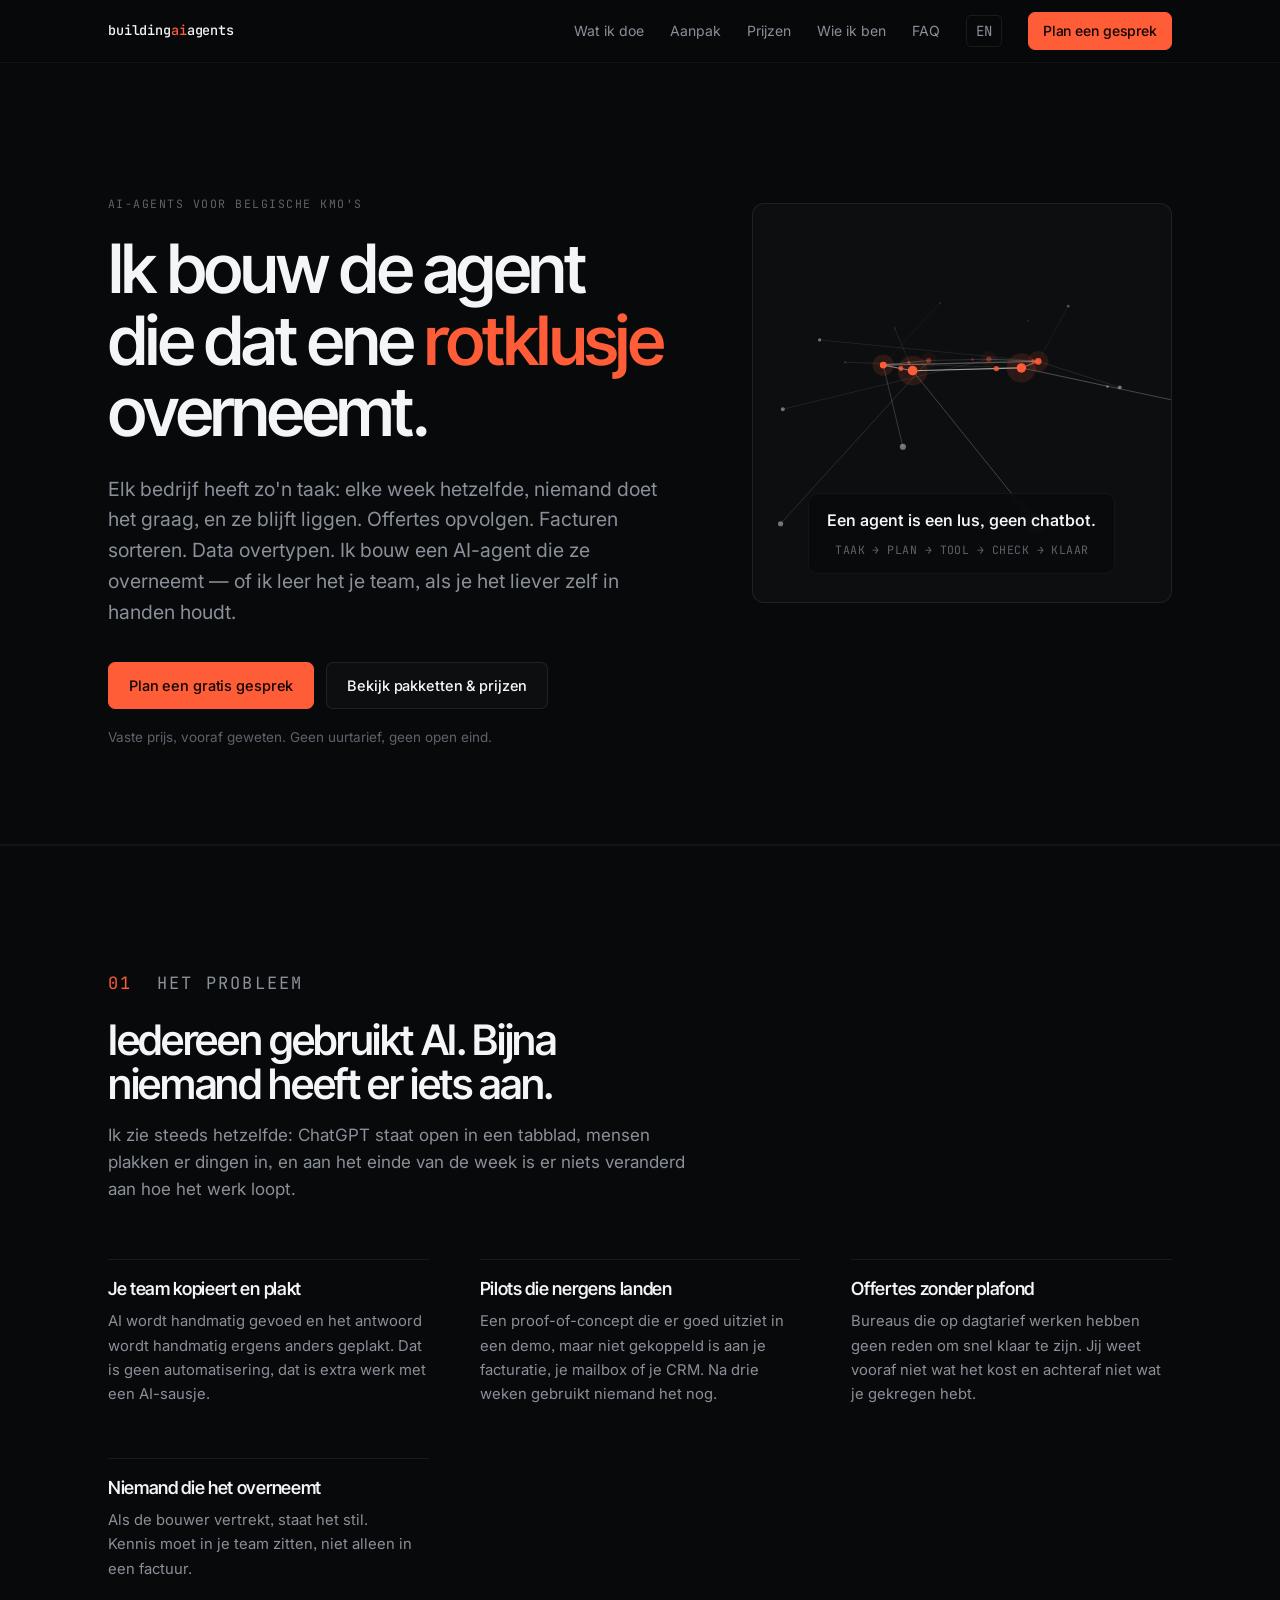
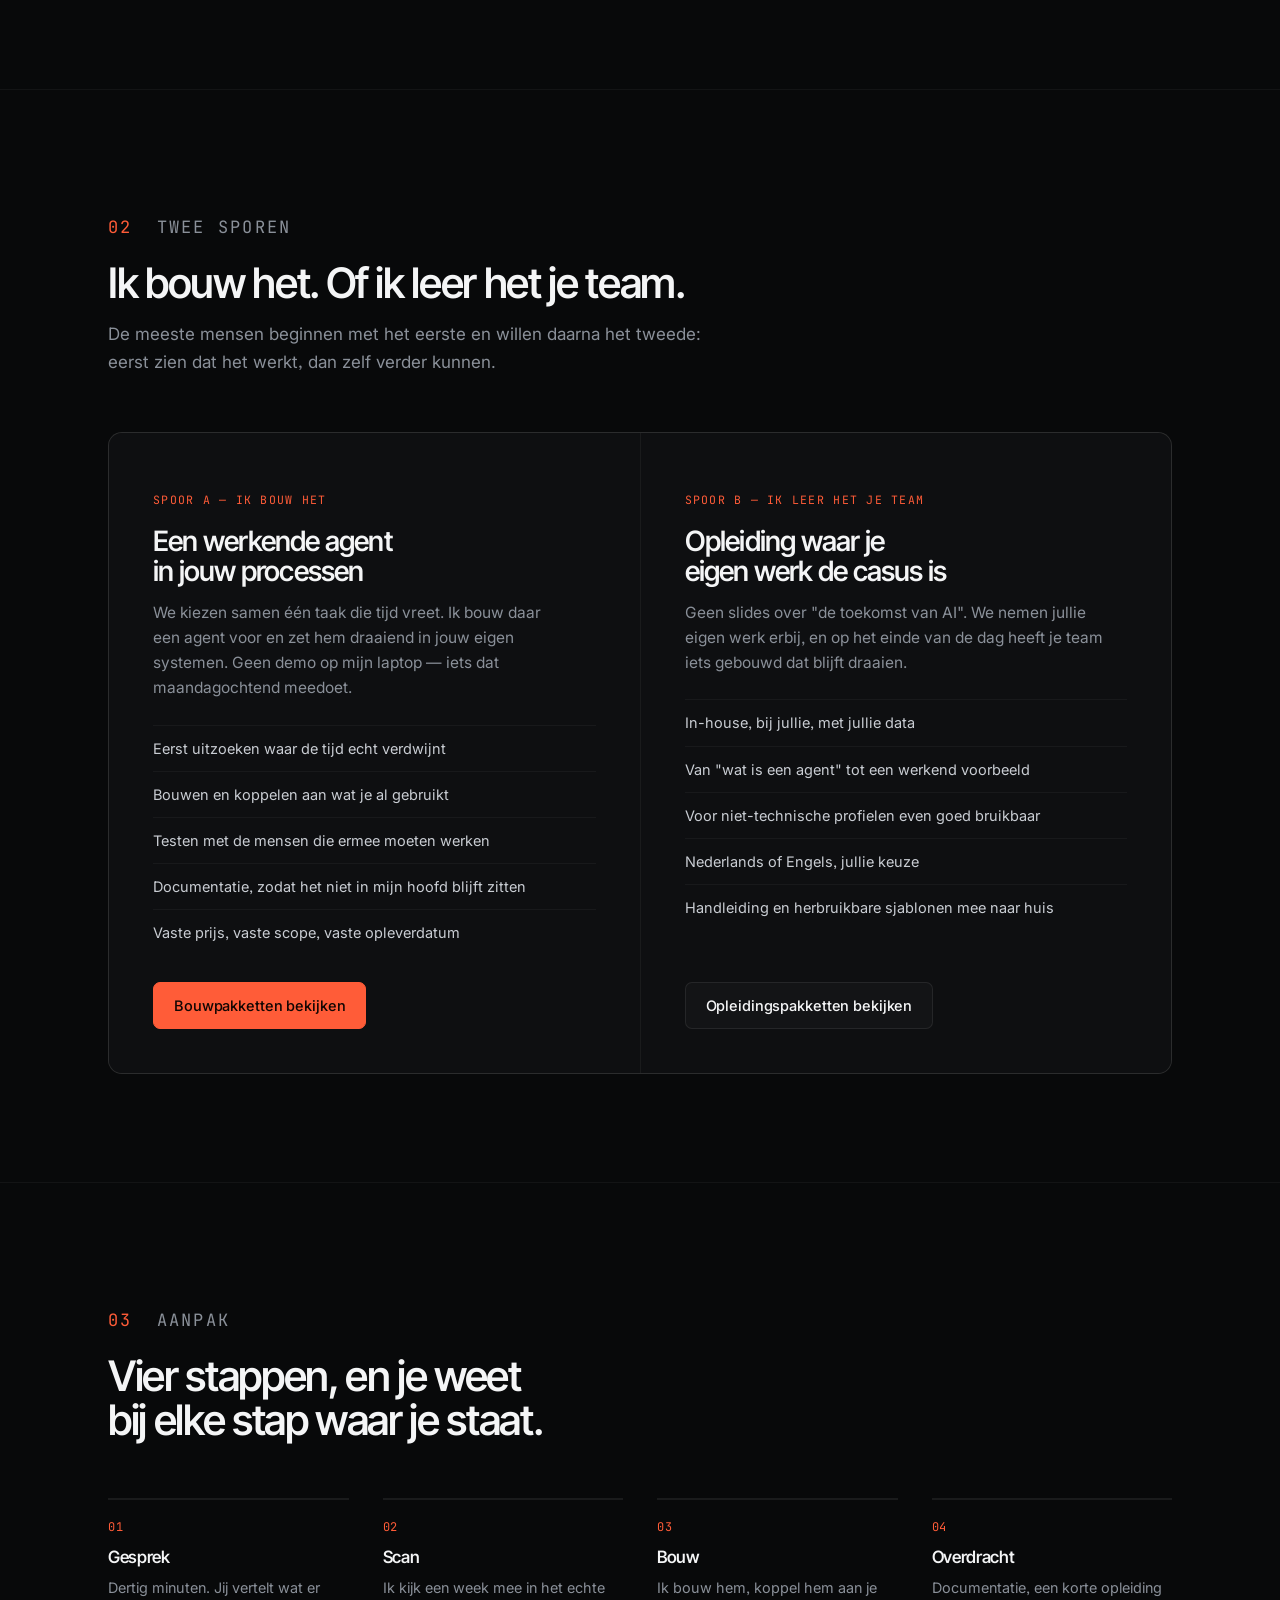
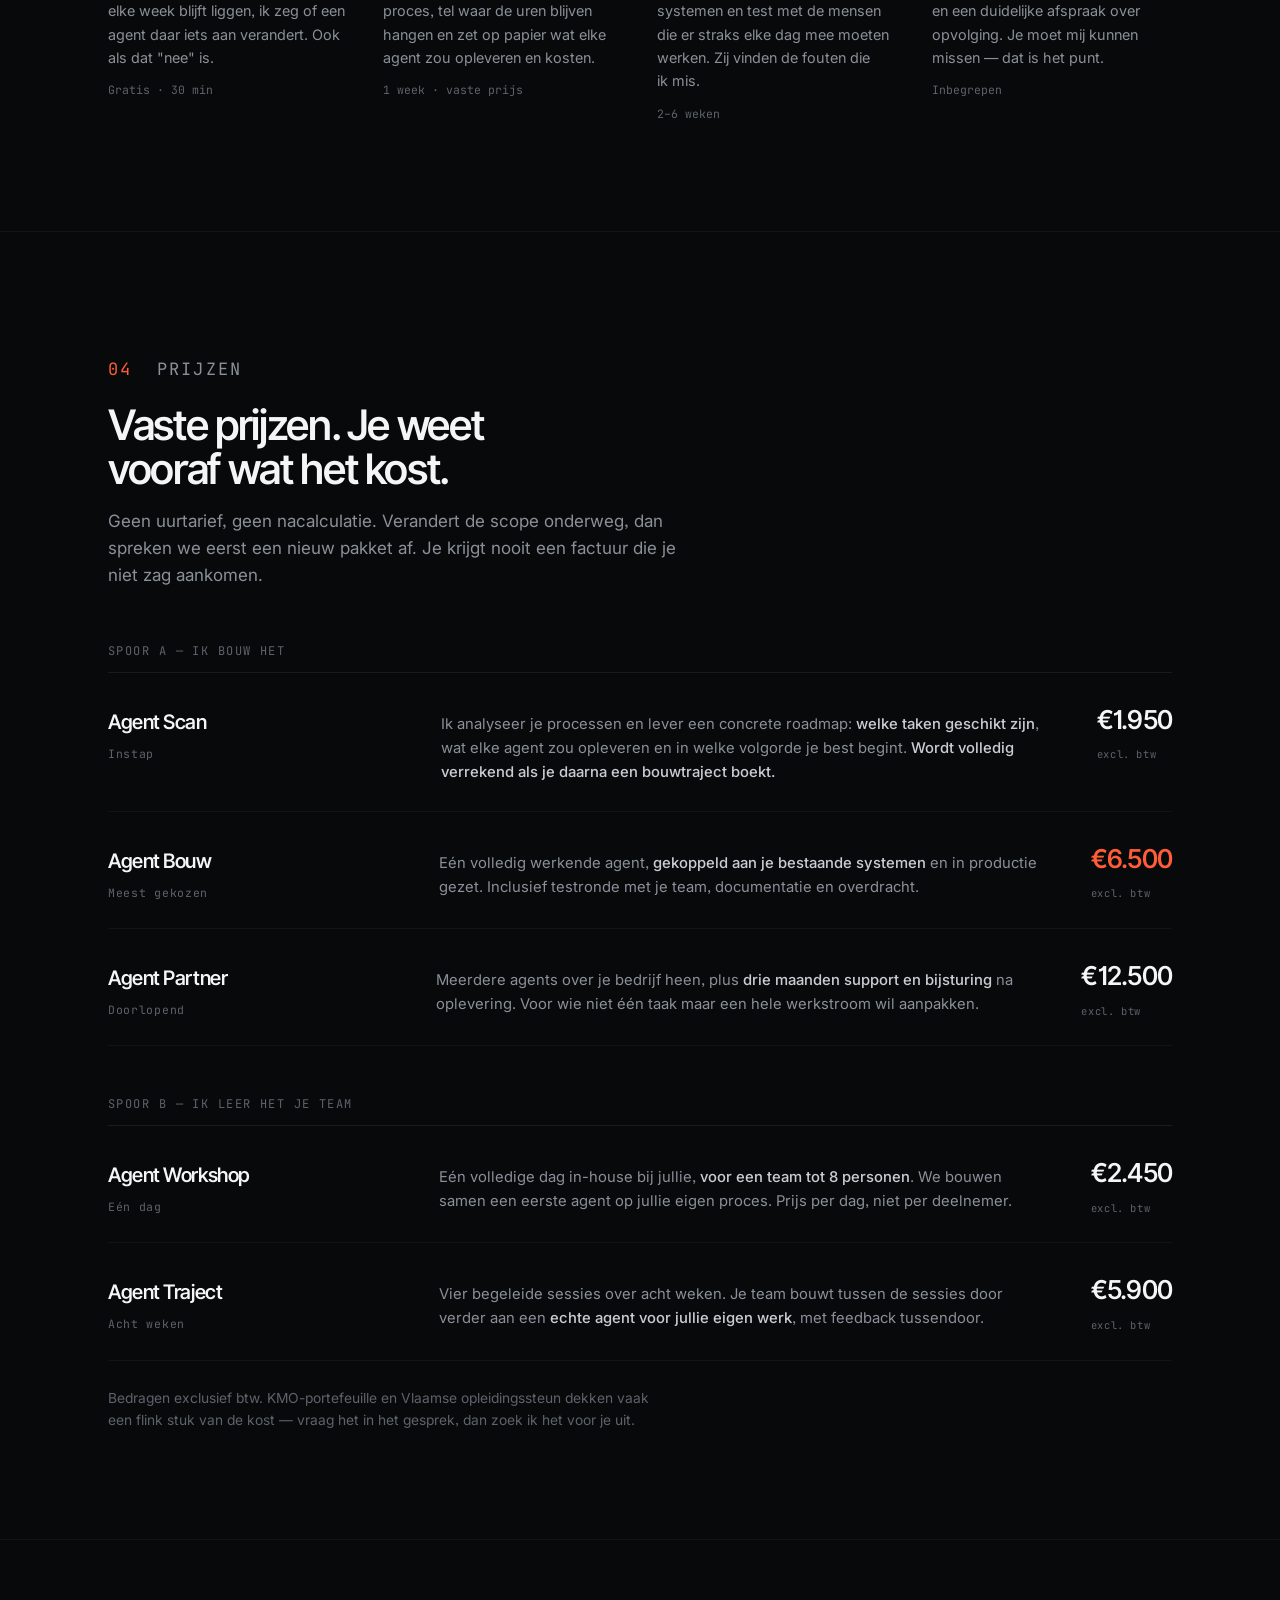
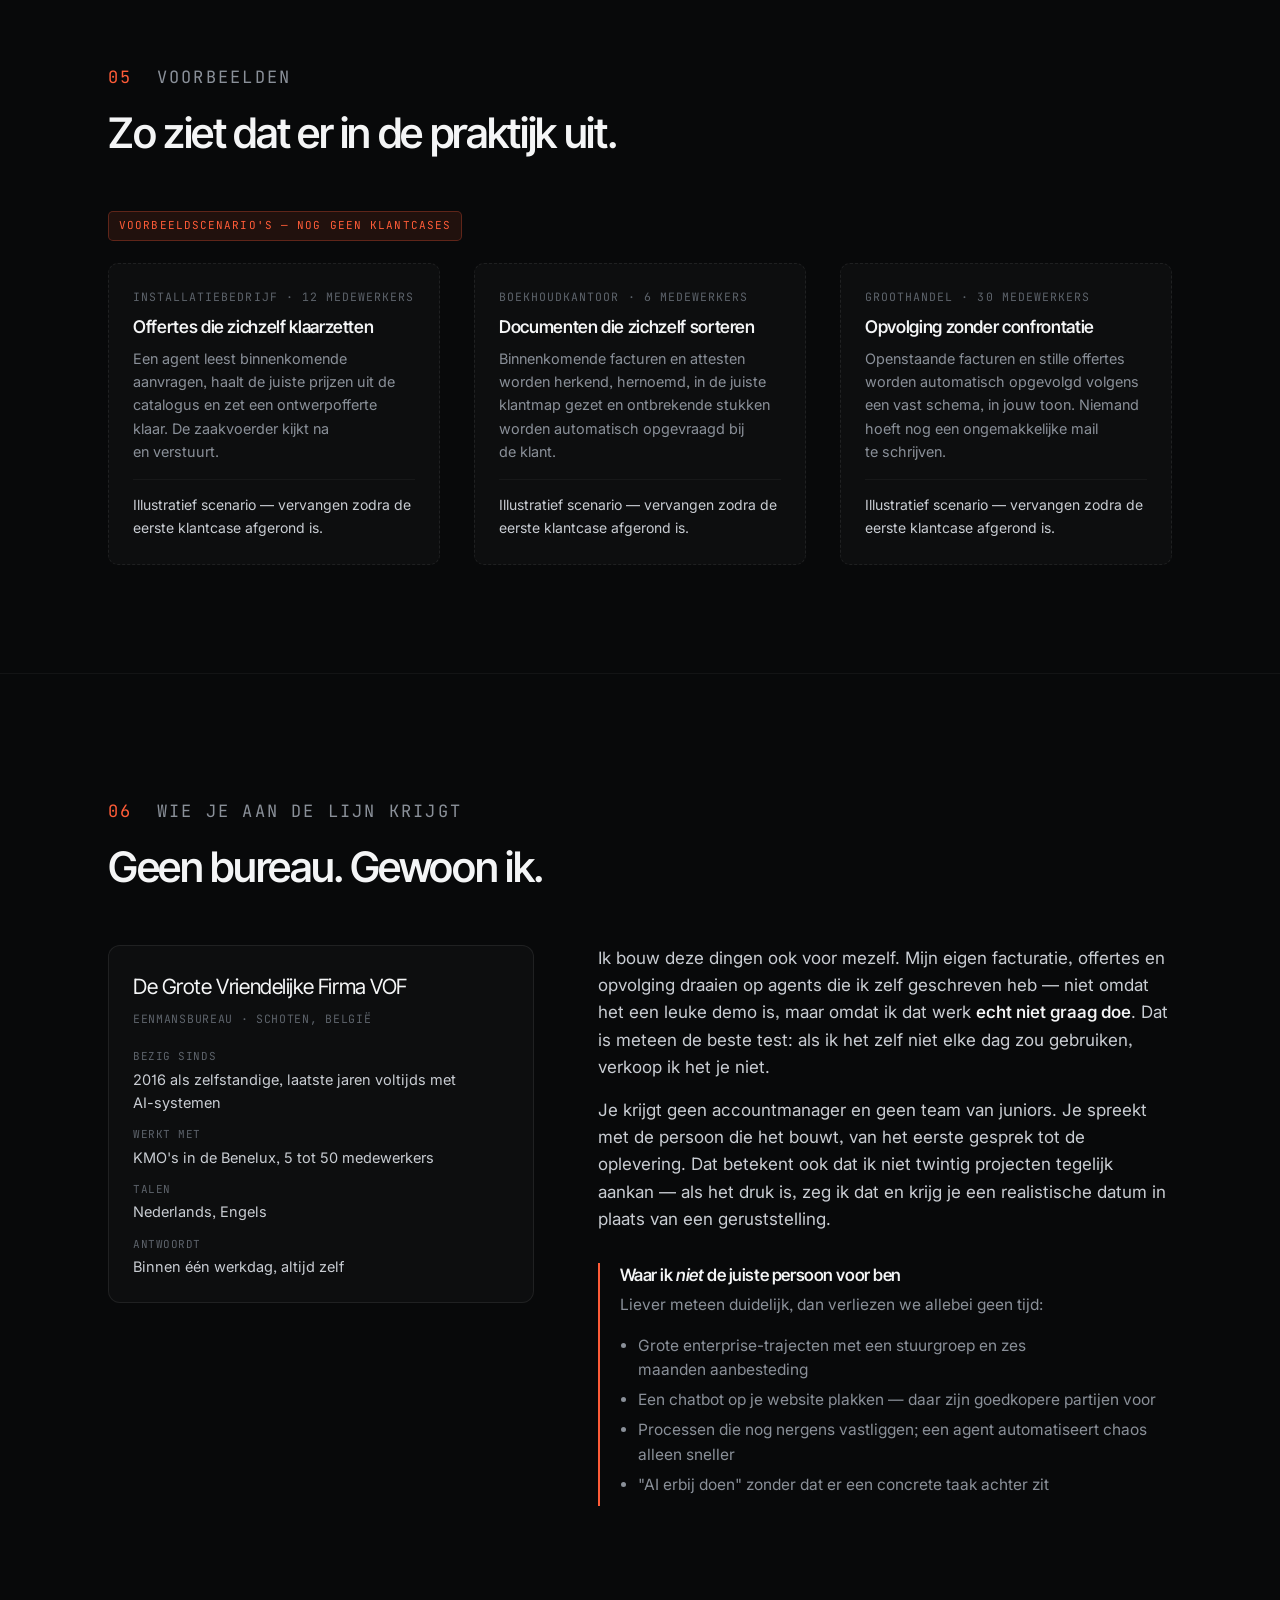
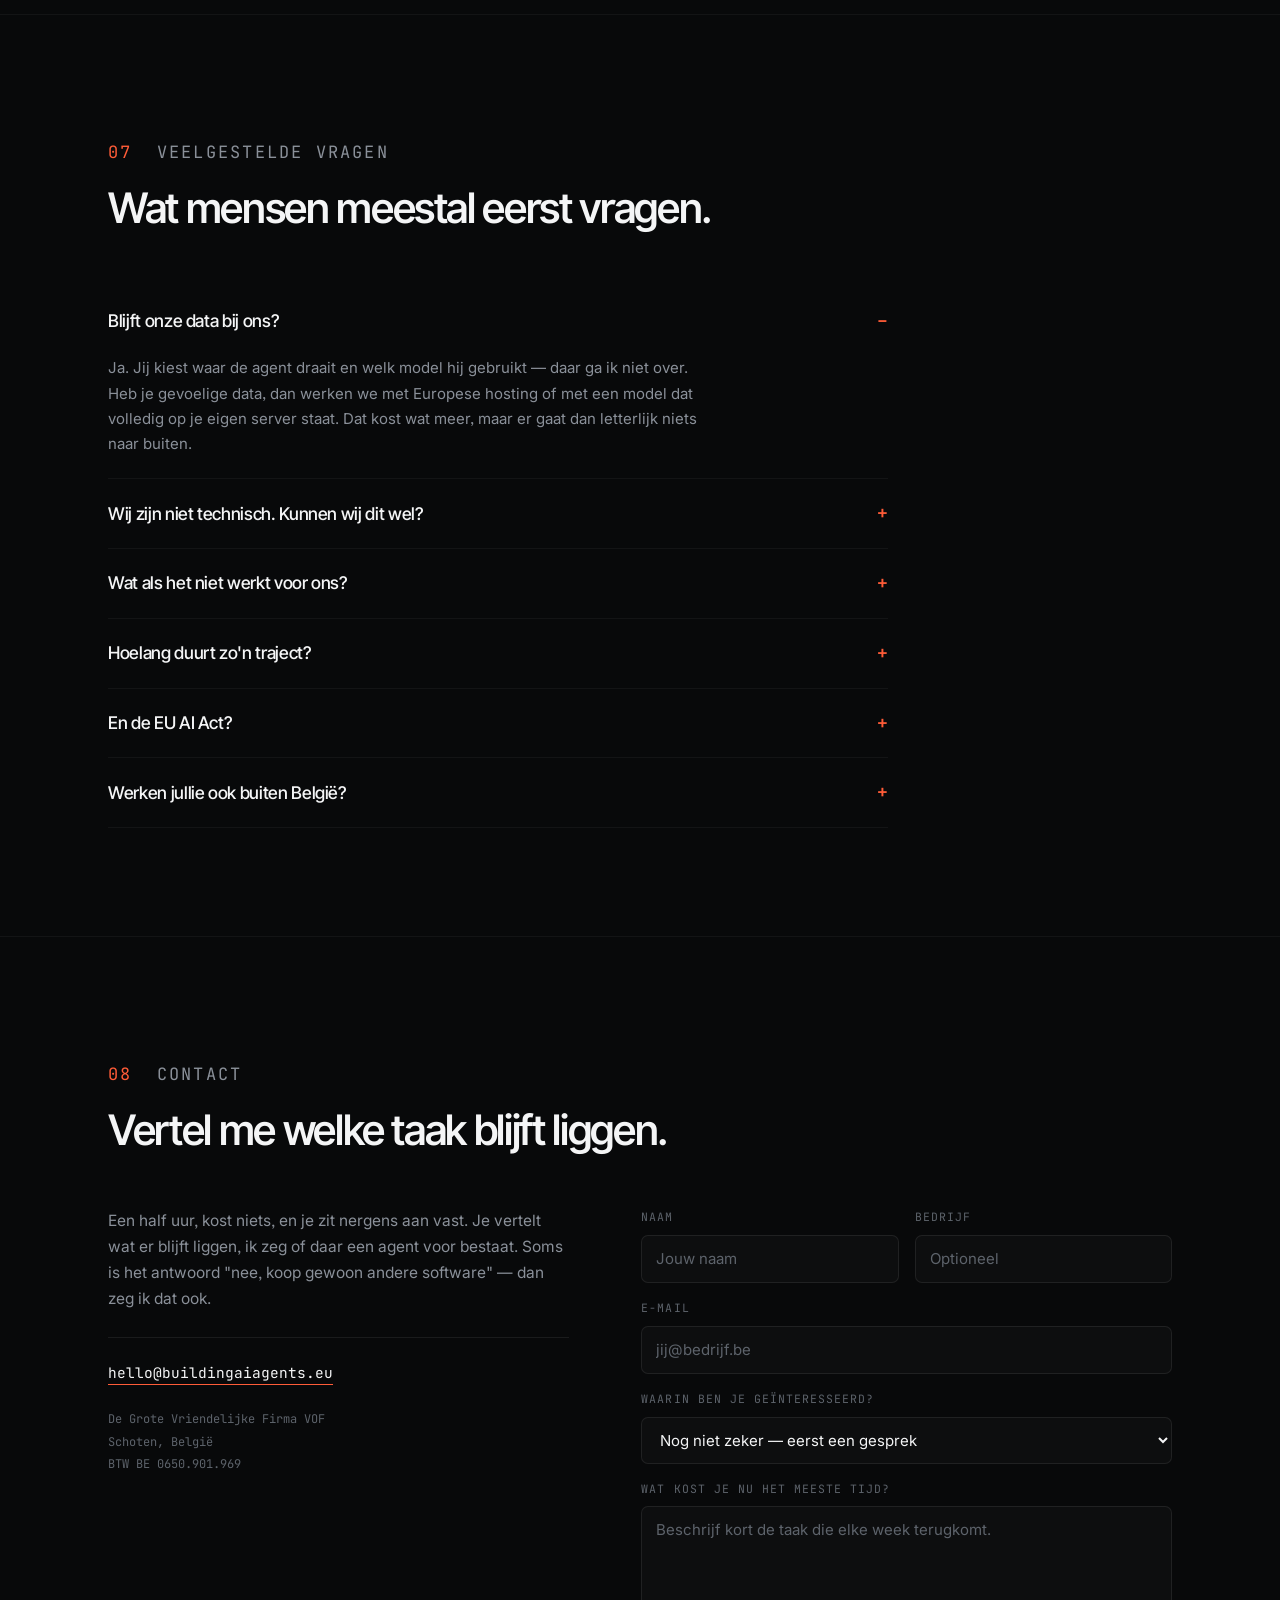
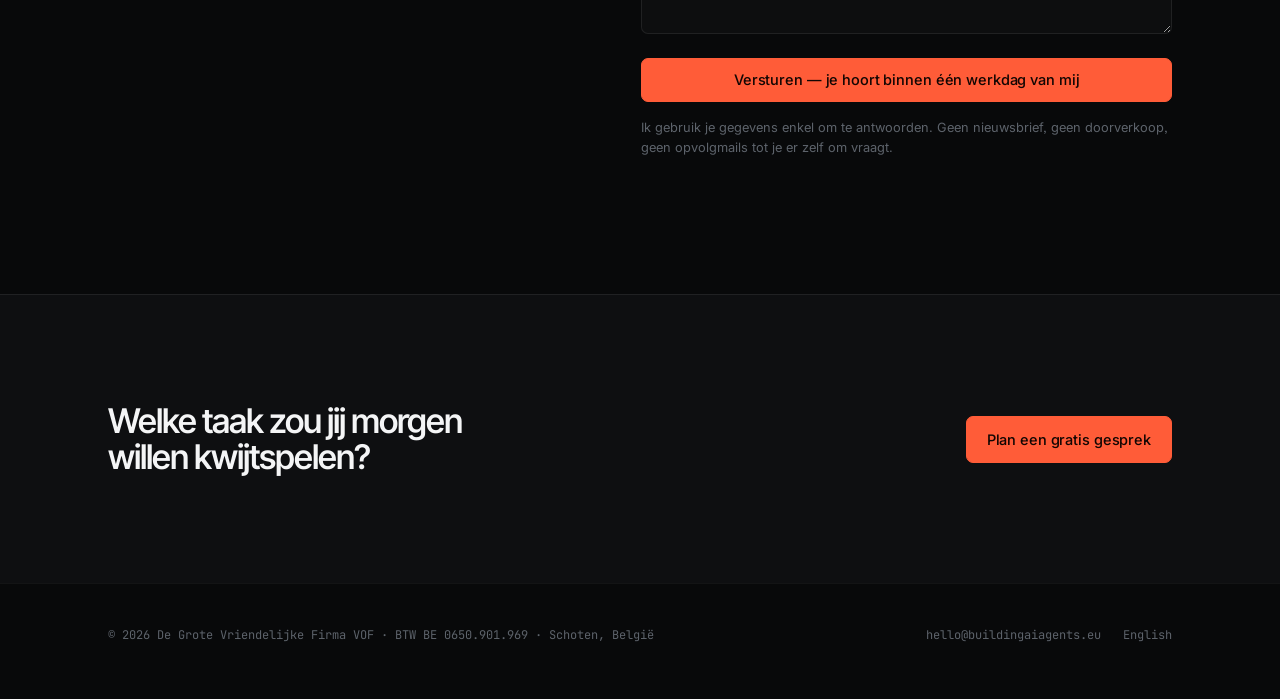
<file: index.html>
<!DOCTYPE html>
<html lang="nl">
<head>
<meta charset="utf-8">
<meta name="viewport" content="width=device-width, initial-scale=1">
<title>AI-agents die écht werk overnemen — Building AI Agents | België</title>
<meta name="description" content="Ik bouw AI-agents die repetitief werk overnemen in jouw bedrijf, en leer je team ze zelf te bouwen. Vaste pakketten, geen uurtarief. Schoten, België.">
<link rel="canonical" href="https://buildingaiagents.eu/">
<link rel="alternate" hreflang="nl" href="https://buildingaiagents.eu/">
<link rel="alternate" hreflang="en" href="https://buildingaiagents.eu/en/">
<link rel="alternate" hreflang="x-default" href="https://buildingaiagents.eu/">
<meta property="og:type" content="website">
<meta property="og:title" content="Building AI Agents — AI-agents die écht werk overnemen">
<meta property="og:description" content="Ik bouw AI-agents die repetitief werk overnemen, en leer je team ze zelf te bouwen. Vaste pakketten, prijs vooraf geweten.">
<meta property="og:url" content="https://buildingaiagents.eu/">
<meta property="og:locale" content="nl_BE">
<meta name="theme-color" content="#08090a">
<link rel="preconnect" href="https://fonts.googleapis.com">
<link rel="preconnect" href="https://fonts.gstatic.com" crossorigin>
<link href="https://fonts.googleapis.com/css2?family=Inter+Tight:wght@400;500;600&family=Inter:wght@400;500;600&family=JetBrains+Mono:wght@400;500&display=swap" rel="stylesheet">
<link rel="stylesheet" href="/assets/style.css">
<script type="application/ld+json">
{
  "@context": "https://schema.org",
  "@type": "ProfessionalService",
  "name": "Building AI Agents",
  "url": "https://buildingaiagents.eu/",
  "email": "hello@buildingaiagents.eu",
  "areaServed": "BE",
  "description": "AI-agents bouwen voor KMO's en teams opleiden om ze zelf te bouwen. Vaste pakketprijzen.",
  "parentOrganization": {
    "@type": "Organization",
    "name": "De Grote Vriendelijke Firma VOF",
    "vatID": "BE0650901969",
    "address": { "@type": "PostalAddress", "addressLocality": "Schoten", "addressCountry": "BE" }
  }
}
</script>
</head>
<body>

<header class="site-head">
  <div class="wrap">
    <a class="logo" href="/">building<b>ai</b>agents</a>
    <nav class="nav">
      <a href="#sporen">Wat ik doe</a>
      <a href="#aanpak">Aanpak</a>
      <a href="#prijzen">Prijzen</a>
      <a href="#wie">Wie ik ben</a>
      <a href="#faq">FAQ</a>
      <a class="lang" href="/en/" hreflang="en">EN</a>
      <a class="btn btn-primary btn-sm" href="#contact">Plan een gesprek</a>
    </nav>
  </div>
</header>

<main>

<section class="hero">
  <div class="wrap">
    <div>
      <p class="eyebrow">AI-agents voor Belgische KMO's</p>
      <h1>Ik bouw de agent die dat ene <em>rotklusje</em> overneemt.</h1>
      <p class="lede">Elk bedrijf heeft zo'n taak: elke week hetzelfde, niemand doet het graag, en ze blijft liggen. Offertes opvolgen. Facturen sorteren. Data overtypen. Ik bouw een AI-agent die ze overneemt — of ik leer het je team, als je het liever zelf in handen houdt.</p>
      <div class="hero-cta">
        <a class="btn btn-primary" href="#contact">Plan een gratis gesprek</a>
        <a class="btn btn-ghost" href="#prijzen">Bekijk pakketten &amp; prijzen</a>
      </div>
      <p class="hero-note">Vaste prijs, vooraf geweten. Geen uurtarief, geen open eind.</p>
    </div>

    <aside class="hero-aside graph-wrap">
      <canvas id="agentgraph" aria-hidden="true"></canvas>
      <div class="graph-caption">
        <b>Een agent is een lus, geen chatbot.</b>
        <span>taak → plan → tool → check → klaar</span>
      </div>
    </aside>
  </div>
</section>

<section class="section-line" id="waarom">
  <div class="wrap">
    <div class="sec-head">
      <p class="eyebrow"><span class="num">01</span> &nbsp;Het probleem</p>
      <h2>Iedereen gebruikt AI. Bijna niemand heeft er iets aan.</h2>
      <p>Ik zie steeds hetzelfde: ChatGPT staat open in een tabblad, mensen plakken er dingen in, en aan het einde van de week is er niets veranderd aan hoe het werk loopt.</p>
    </div>
    <div class="pain">
      <div>
        <h3>Je team kopieert en plakt</h3>
        <p>AI wordt handmatig gevoed en het antwoord wordt handmatig ergens anders geplakt. Dat is geen automatisering, dat is extra werk met een AI-sausje.</p>
      </div>
      <div>
        <h3>Pilots die nergens landen</h3>
        <p>Een proof-of-concept die er goed uitziet in een demo, maar niet gekoppeld is aan je facturatie, je mailbox of je CRM. Na drie weken gebruikt niemand het nog.</p>
      </div>
      <div>
        <h3>Offertes zonder plafond</h3>
        <p>Bureaus die op dagtarief werken hebben geen reden om snel klaar te zijn. Jij weet vooraf niet wat het kost en achteraf niet wat je gekregen hebt.</p>
      </div>
      <div>
        <h3>Niemand die het overneemt</h3>
        <p>Als de bouwer vertrekt, staat het stil. Kennis moet in je team zitten, niet alleen in een factuur.</p>
      </div>
    </div>
  </div>
</section>

<section class="section-line" id="sporen">
  <div class="wrap">
    <div class="sec-head">
      <p class="eyebrow"><span class="num">02</span> &nbsp;Twee sporen</p>
      <h2>Ik bouw het. Of ik leer het je team.</h2>
      <p>De meeste mensen beginnen met het eerste en willen daarna het tweede: eerst zien dat het werkt, dan zelf verder kunnen.</p>
    </div>

    <div class="tracks">
      <div class="track">
        <p class="tag">Spoor A — Ik bouw het</p>
        <h3>Een werkende agent in jouw processen</h3>
        <p>We kiezen samen één taak die tijd vreet. Ik bouw daar een agent voor en zet hem draaiend in jouw eigen systemen. Geen demo op mijn laptop — iets dat maandagochtend meedoet.</p>
        <ul>
          <li>Eerst uitzoeken waar de tijd echt verdwijnt</li>
          <li>Bouwen en koppelen aan wat je al gebruikt</li>
          <li>Testen met de mensen die ermee moeten werken</li>
          <li>Documentatie, zodat het niet in mijn hoofd blijft zitten</li>
          <li>Vaste prijs, vaste scope, vaste opleverdatum</li>
        </ul>
        <div class="track-foot">
          <a class="btn btn-primary" href="#prijzen-bouw">Bouwpakketten bekijken</a>
        </div>
      </div>

      <div class="track">
        <p class="tag">Spoor B — Ik leer het je team</p>
        <h3>Opleiding waar je eigen werk de casus is</h3>
        <p>Geen slides over "de toekomst van AI". We nemen jullie eigen werk erbij, en op het einde van de dag heeft je team iets gebouwd dat blijft draaien.</p>
        <ul>
          <li>In-house, bij jullie, met jullie data</li>
          <li>Van "wat is een agent" tot een werkend voorbeeld</li>
          <li>Voor niet-technische profielen even goed bruikbaar</li>
          <li>Nederlands of Engels, jullie keuze</li>
          <li>Handleiding en herbruikbare sjablonen mee naar huis</li>
        </ul>
        <div class="track-foot">
          <a class="btn btn-ghost" href="#prijzen-leren">Opleidingspakketten bekijken</a>
        </div>
      </div>
    </div>
  </div>
</section>

<section class="section-line" id="aanpak">
  <div class="wrap">
    <div class="sec-head">
      <p class="eyebrow"><span class="num">03</span> &nbsp;Aanpak</p>
      <h2>Vier stappen, en je weet bij elke stap waar je staat.</h2>
    </div>
    <div class="steps">
      <div class="step">
        <h3>Gesprek</h3>
        <p>Dertig minuten. Jij vertelt wat er elke week blijft liggen, ik zeg of een agent daar iets aan verandert. Ook als dat "nee" is.</p>
        <span class="when">Gratis · 30 min</span>
      </div>
      <div class="step">
        <h3>Scan</h3>
        <p>Ik kijk een week mee in het echte proces, tel waar de uren blijven hangen en zet op papier wat elke agent zou opleveren en kosten.</p>
        <span class="when">1 week · vaste prijs</span>
      </div>
      <div class="step">
        <h3>Bouw</h3>
        <p>Ik bouw hem, koppel hem aan je systemen en test met de mensen die er straks elke dag mee moeten werken. Zij vinden de fouten die ik mis.</p>
        <span class="when">2–6 weken</span>
      </div>
      <div class="step">
        <h3>Overdracht</h3>
        <p>Documentatie, een korte opleiding en een duidelijke afspraak over opvolging. Je moet mij kunnen missen — dat is het punt.</p>
        <span class="when">Inbegrepen</span>
      </div>
    </div>
  </div>
</section>

<section class="section-line" id="prijzen">
  <div class="wrap">
    <div class="sec-head">
      <p class="eyebrow"><span class="num">04</span> &nbsp;Prijzen</p>
      <h2>Vaste prijzen. Je weet vooraf wat het kost.</h2>
      <p>Geen uurtarief, geen nacalculatie. Verandert de scope onderweg, dan spreken we eerst een nieuw pakket af. Je krijgt nooit een factuur die je niet zag aankomen.</p>
    </div>

    <div class="price-group" id="prijzen-bouw">
      <h3>Spoor A — Ik bouw het</h3>
      <div class="price-row">
        <div class="name">Agent Scan<span>Instap</span></div>
        <div class="what">Ik analyseer je processen en lever een concrete roadmap: <b>welke taken geschikt zijn</b>, wat elke agent zou opleveren en in welke volgorde je best begint. <b>Wordt volledig verrekend als je daarna een bouwtraject boekt.</b></div>
        <div class="amt">€1.950<small>excl. btw</small></div>
      </div>
      <div class="price-row feature">
        <div class="name">Agent Bouw<span>Meest gekozen</span></div>
        <div class="what">Eén volledig werkende agent, <b>gekoppeld aan je bestaande systemen</b> en in productie gezet. Inclusief testronde met je team, documentatie en overdracht.</div>
        <div class="amt">€6.500<small>excl. btw</small></div>
      </div>
      <div class="price-row">
        <div class="name">Agent Partner<span>Doorlopend</span></div>
        <div class="what">Meerdere agents over je bedrijf heen, plus <b>drie maanden support en bijsturing</b> na oplevering. Voor wie niet één taak maar een hele werkstroom wil aanpakken.</div>
        <div class="amt">€12.500<small>excl. btw</small></div>
      </div>
    </div>

    <div class="price-group" id="prijzen-leren">
      <h3>Spoor B — Ik leer het je team</h3>
      <div class="price-row">
        <div class="name">Agent Workshop<span>Eén dag</span></div>
        <div class="what">Eén volledige dag in-house bij jullie, <b>voor een team tot 8 personen</b>. We bouwen samen een eerste agent op jullie eigen proces. Prijs per dag, niet per deelnemer.</div>
        <div class="amt">€2.450<small>excl. btw</small></div>
      </div>
      <div class="price-row">
        <div class="name">Agent Traject<span>Acht weken</span></div>
        <div class="what">Vier begeleide sessies over acht weken. Je team bouwt tussen de sessies door verder aan een <b>echte agent voor jullie eigen werk</b>, met feedback tussendoor.</div>
        <div class="amt">€5.900<small>excl. btw</small></div>
      </div>
    </div>

    <p class="price-note">Bedragen exclusief btw. KMO-portefeuille en Vlaamse opleidingssteun dekken vaak een flink stuk van de kost — vraag het in het gesprek, dan zoek ik het voor je uit.</p>
  </div>
</section>

<section class="section-line" id="cases">
  <div class="wrap">
    <div class="sec-head">
      <p class="eyebrow"><span class="num">05</span> &nbsp;Voorbeelden</p>
      <h2>Zo ziet dat er in de praktijk uit.</h2>
    </div>
    <span class="placeholder-flag">Voorbeeldscenario's — nog geen klantcases</span>
    <div class="cases">
      <div class="case">
        <p class="who">Installatiebedrijf · 12 medewerkers</p>
        <h3>Offertes die zichzelf klaarzetten</h3>
        <p>Een agent leest binnenkomende aanvragen, haalt de juiste prijzen uit de catalogus en zet een ontwerpofferte klaar. De zaakvoerder kijkt na en verstuurt.</p>
        <p class="result">Illustratief scenario — vervangen zodra de eerste klantcase afgerond is.</p>
      </div>
      <div class="case">
        <p class="who">Boekhoudkantoor · 6 medewerkers</p>
        <h3>Documenten die zichzelf sorteren</h3>
        <p>Binnenkomende facturen en attesten worden herkend, hernoemd, in de juiste klantmap gezet en ontbrekende stukken worden automatisch opgevraagd bij de klant.</p>
        <p class="result">Illustratief scenario — vervangen zodra de eerste klantcase afgerond is.</p>
      </div>
      <div class="case">
        <p class="who">Groothandel · 30 medewerkers</p>
        <h3>Opvolging zonder confrontatie</h3>
        <p>Openstaande facturen en stille offertes worden automatisch opgevolgd volgens een vast schema, in jouw toon. Niemand hoeft nog een ongemakkelijke mail te schrijven.</p>
        <p class="result">Illustratief scenario — vervangen zodra de eerste klantcase afgerond is.</p>
      </div>
    </div>
  </div>
</section>

<section class="section-line" id="wie">
  <div class="wrap">
    <div class="sec-head">
      <p class="eyebrow"><span class="num">06</span> &nbsp;Wie je aan de lijn krijgt</p>
      <h2>Geen bureau. Gewoon ik.</h2>
    </div>
    <div class="me">
      <div class="me-card">
        <p class="sig">De Grote Vriendelijke Firma VOF</p>
        <p class="role">Eenmansbureau · Schoten, België</p>
        <dl>
          <div><dt>Bezig sinds</dt><dd>2016 als zelfstandige, laatste jaren voltijds met AI-systemen</dd></div>
          <div><dt>Werkt met</dt><dd>KMO's in de Benelux, 5 tot 50 medewerkers</dd></div>
          <div><dt>Talen</dt><dd>Nederlands, Engels</dd></div>
          <div><dt>Antwoordt</dt><dd>Binnen één werkdag, altijd zelf</dd></div>
        </dl>
      </div>
      <div class="me-body">
        <p>Ik bouw deze dingen ook voor mezelf. Mijn eigen facturatie, offertes en opvolging draaien op agents die ik zelf geschreven heb — niet omdat het een leuke demo is, maar omdat ik dat werk <strong>echt niet graag doe</strong>. Dat is meteen de beste test: als ik het zelf niet elke dag zou gebruiken, verkoop ik het je niet.</p>
        <p>Je krijgt geen accountmanager en geen team van juniors. Je spreekt met de persoon die het bouwt, van het eerste gesprek tot de oplevering. Dat betekent ook dat ik niet twintig projecten tegelijk aankan — als het druk is, zeg ik dat en krijg je een realistische datum in plaats van een geruststelling.</p>
        <div class="honest">
          <h3>Waar ik <em>niet</em> de juiste persoon voor ben</h3>
          <p>Liever meteen duidelijk, dan verliezen we allebei geen tijd:</p>
          <ul>
            <li>Grote enterprise-trajecten met een stuurgroep en zes maanden aanbesteding</li>
            <li>Een chatbot op je website plakken — daar zijn goedkopere partijen voor</li>
            <li>Processen die nog nergens vastliggen; een agent automatiseert chaos alleen sneller</li>
            <li>"AI erbij doen" zonder dat er een concrete taak achter zit</li>
          </ul>
        </div>
      </div>
    </div>
  </div>
</section>

<section class="section-line" id="faq">
  <div class="wrap">
    <div class="sec-head">
      <p class="eyebrow"><span class="num">07</span> &nbsp;Veelgestelde vragen</p>
      <h2>Wat mensen meestal eerst vragen.</h2>
    </div>
    <div class="faq">
      <details open>
        <summary>Blijft onze data bij ons?</summary>
        <p>Ja. Jij kiest waar de agent draait en welk model hij gebruikt — daar ga ik niet over. Heb je gevoelige data, dan werken we met Europese hosting of met een model dat volledig op je eigen server staat. Dat kost wat meer, maar er gaat dan letterlijk niets naar buiten.</p>
      </details>
      <details>
        <summary>Wij zijn niet technisch. Kunnen wij dit wel?</summary>
        <p>Dat is het uitgangspunt, niet het probleem. Bij het bouwspoor doe je niets technisch — je krijgt iets dat werkt. Bij de opleiding zit meestal niemand met een programmeerachtergrond in de zaal. Kan iemand bij jullie een formule in Excel opbouwen? Dan lukt dit ook.</p>
      </details>
      <details>
        <summary>Wat als het niet werkt voor ons?</summary>
        <p>Daarvoor bestaat de Scan. Als eruit blijkt dat een agent bij jullie weinig oplevert, zeg ik dat gewoon en stopt het daar. Ik heb liever een klant die €1.950 kwijt is en tevreden weggaat dan één die €6.500 betaalt voor iets dat blijft stilstaan.</p>
      </details>
      <details>
        <summary>Hoelang duurt zo'n traject?</summary>
        <p>Een Scan: ongeveer een week. Een eerste werkende agent: twee tot zes weken. Het verschil zit bijna altijd in hoeveel systemen eraan moeten hangen en hoe snel ik toegang krijg — dat laatste is meestal de echte vertrager.</p>
      </details>
      <details>
        <summary>En de EU AI Act?</summary>
        <p>Voor wat de meeste KMO's doen — administratie, opvolging, documenten verwerken — val je buiten de hoogrisicocategorieën. Bij de Scan overlopen we wat er op jullie van toepassing is en wat je best bijhoudt. Geen paniekverhaal, wel op papier.</p>
      </details>
      <details>
        <summary>Werken jullie ook buiten België?</summary>
        <p>Ja. Opleidingen geef ik het liefst ter plaatse in de Benelux — een dag samen in één ruimte werkt gewoon beter. Bouwtrajecten lopen even goed op afstand. Nederlands of Engels, jullie keuze.</p>
      </details>
    </div>
  </div>
</section>

<section class="section-line" id="contact">
  <div class="wrap">
    <div class="sec-head">
      <p class="eyebrow"><span class="num">08</span> &nbsp;Contact</p>
      <h2>Vertel me welke taak blijft liggen.</h2>
    </div>
    <div class="contact-grid">
      <div class="contact-side">
        <p>Een half uur, kost niets, en je zit nergens aan vast. Je vertelt wat er blijft liggen, ik zeg of daar een agent voor bestaat. Soms is het antwoord "nee, koop gewoon andere software" — dan zeg ik dat ook.</p>
        <div class="direct">
          <a href="mailto:hello@buildingaiagents.eu">hello@buildingaiagents.eu</a>
        </div>
        <p class="meta">
          De Grote Vriendelijke Firma VOF<br>
          Schoten, België<br>
          BTW BE 0650.901.969
        </p>
      </div>

      <form action="https://2-31-203-240.sslip.io/api/lead" method="POST" data-contact>
        <div class="field-row">
          <div class="field">
            <label for="naam">Naam</label>
            <input id="naam" name="naam" type="text" required autocomplete="name" placeholder="Jouw naam">
          </div>
          <div class="field">
            <label for="bedrijf">Bedrijf</label>
            <input id="bedrijf" name="bedrijf" type="text" autocomplete="organization" placeholder="Optioneel">
          </div>
        </div>
        <div class="field">
          <label for="email">E-mail</label>
          <input id="email" name="email" type="email" required autocomplete="email" placeholder="jij@bedrijf.be">
        </div>
        <div class="field">
          <label for="interesse">Waarin ben je geïnteresseerd?</label>
          <select id="interesse" name="interesse">
            <option>Nog niet zeker — eerst een gesprek</option>
            <option>Agent Scan (€1.950)</option>
            <option>Agent Bouw (€6.500)</option>
            <option>Agent Partner (€12.500)</option>
            <option>Agent Workshop (€2.450)</option>
            <option>Agent Traject (€5.900)</option>
          </select>
        </div>
        <div class="field">
          <label for="bericht">Wat kost je nu het meeste tijd?</label>
          <textarea id="bericht" name="bericht" required placeholder="Beschrijf kort de taak die elke week terugkomt."></textarea>
        </div>
        <input type="hidden" name="pagina" value="/">
        <input type="hidden" name="taal" value="nl">
        <input class="hp" type="text" name="_gotcha" tabindex="-1" autocomplete="off" aria-hidden="true">
        <button class="btn btn-primary" type="submit">Versturen — je hoort binnen één werkdag van mij</button>
        <p class="form-foot">Ik gebruik je gegevens enkel om te antwoorden. Geen nieuwsbrief, geen doorverkoop, geen opvolgmails tot je er zelf om vraagt.</p>
      </form>
    </div>
  </div>
</section>

<section class="final">
  <div class="wrap">
    <h2>Welke taak zou jij morgen willen kwijtspelen?</h2>
    <a class="btn btn-primary" href="#contact">Plan een gratis gesprek</a>
  </div>
</section>

</main>

<footer class="site-foot">
  <div class="wrap">
    <p>© 2026 De Grote Vriendelijke Firma VOF · BTW BE 0650.901.969 · Schoten, België</p>
    <div class="foot-links">
      <a href="mailto:hello@buildingaiagents.eu">hello@buildingaiagents.eu</a>
      <a href="/en/" hreflang="en">English</a>
    </div>
  </div>
</footer>

<script src="/assets/agent-graph.js" defer></script>
<script src="/assets/contact.js" defer></script>
</body>
</html>
</file>
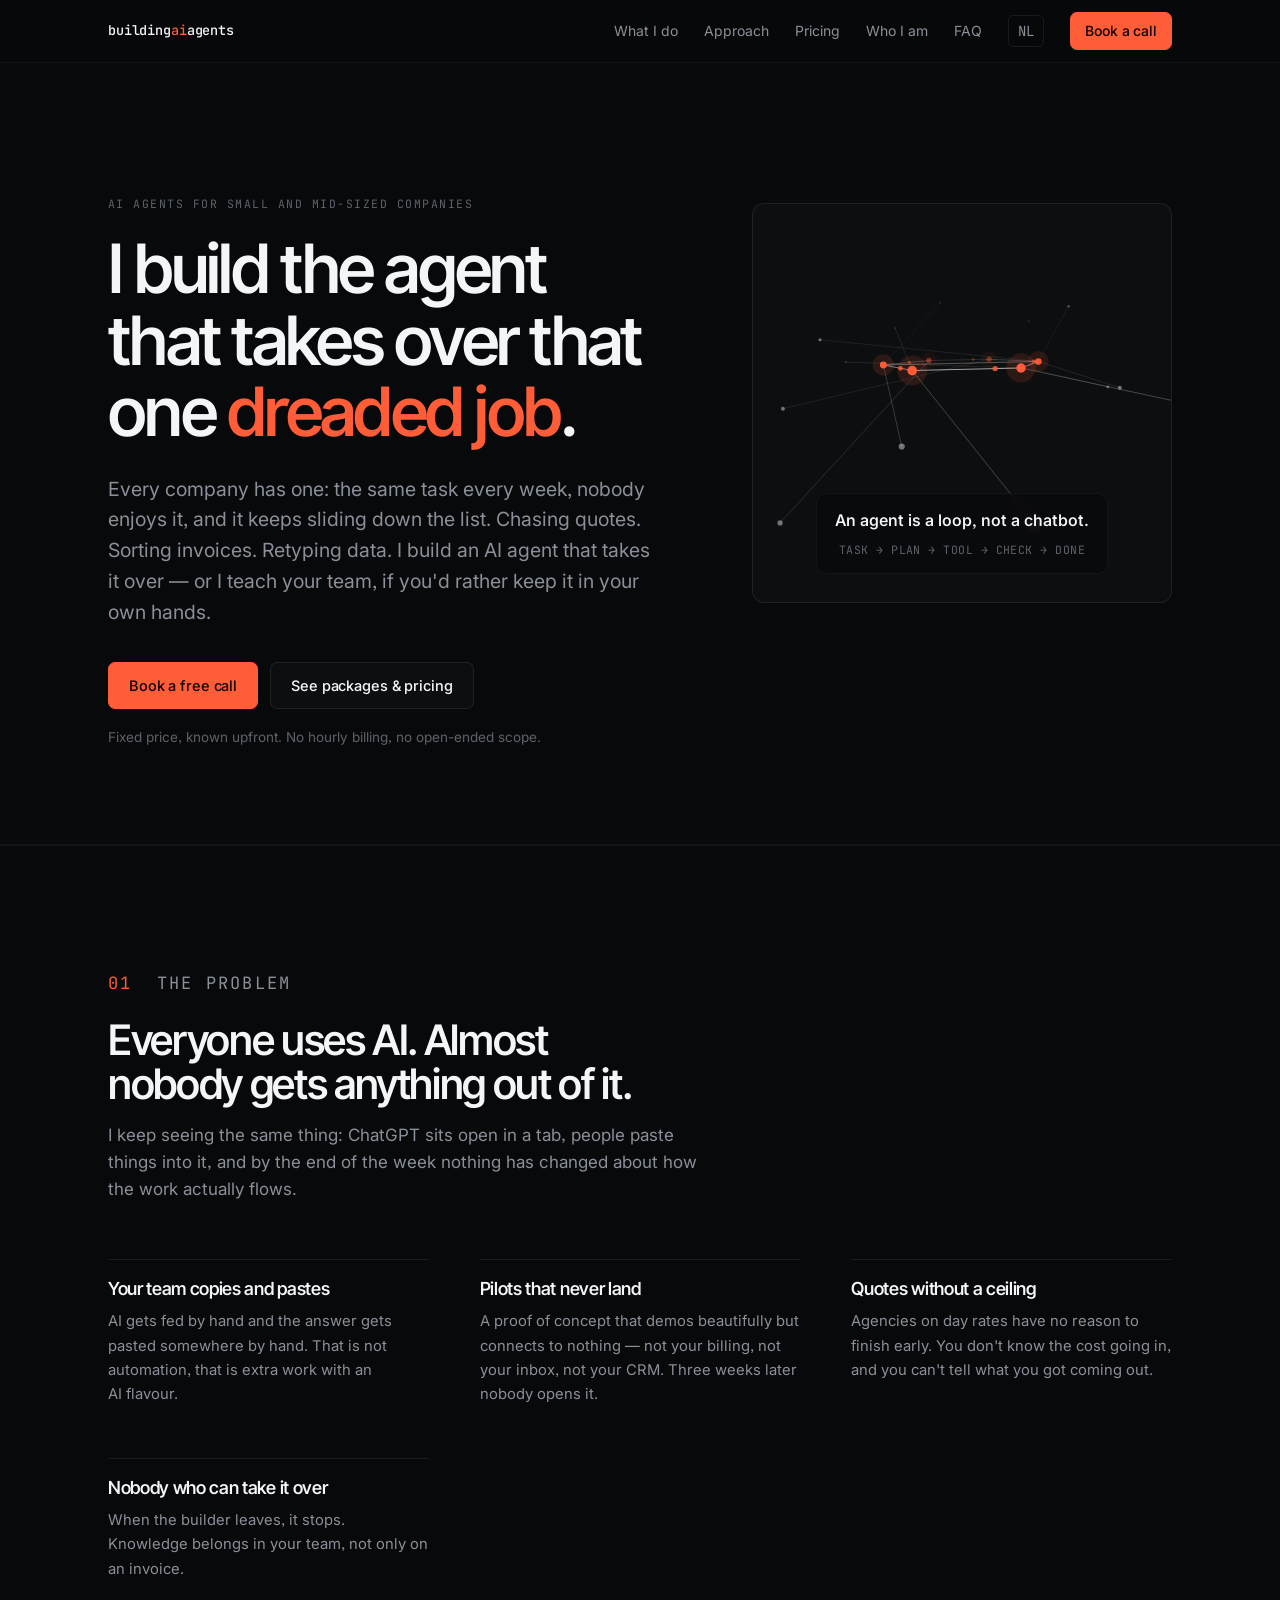
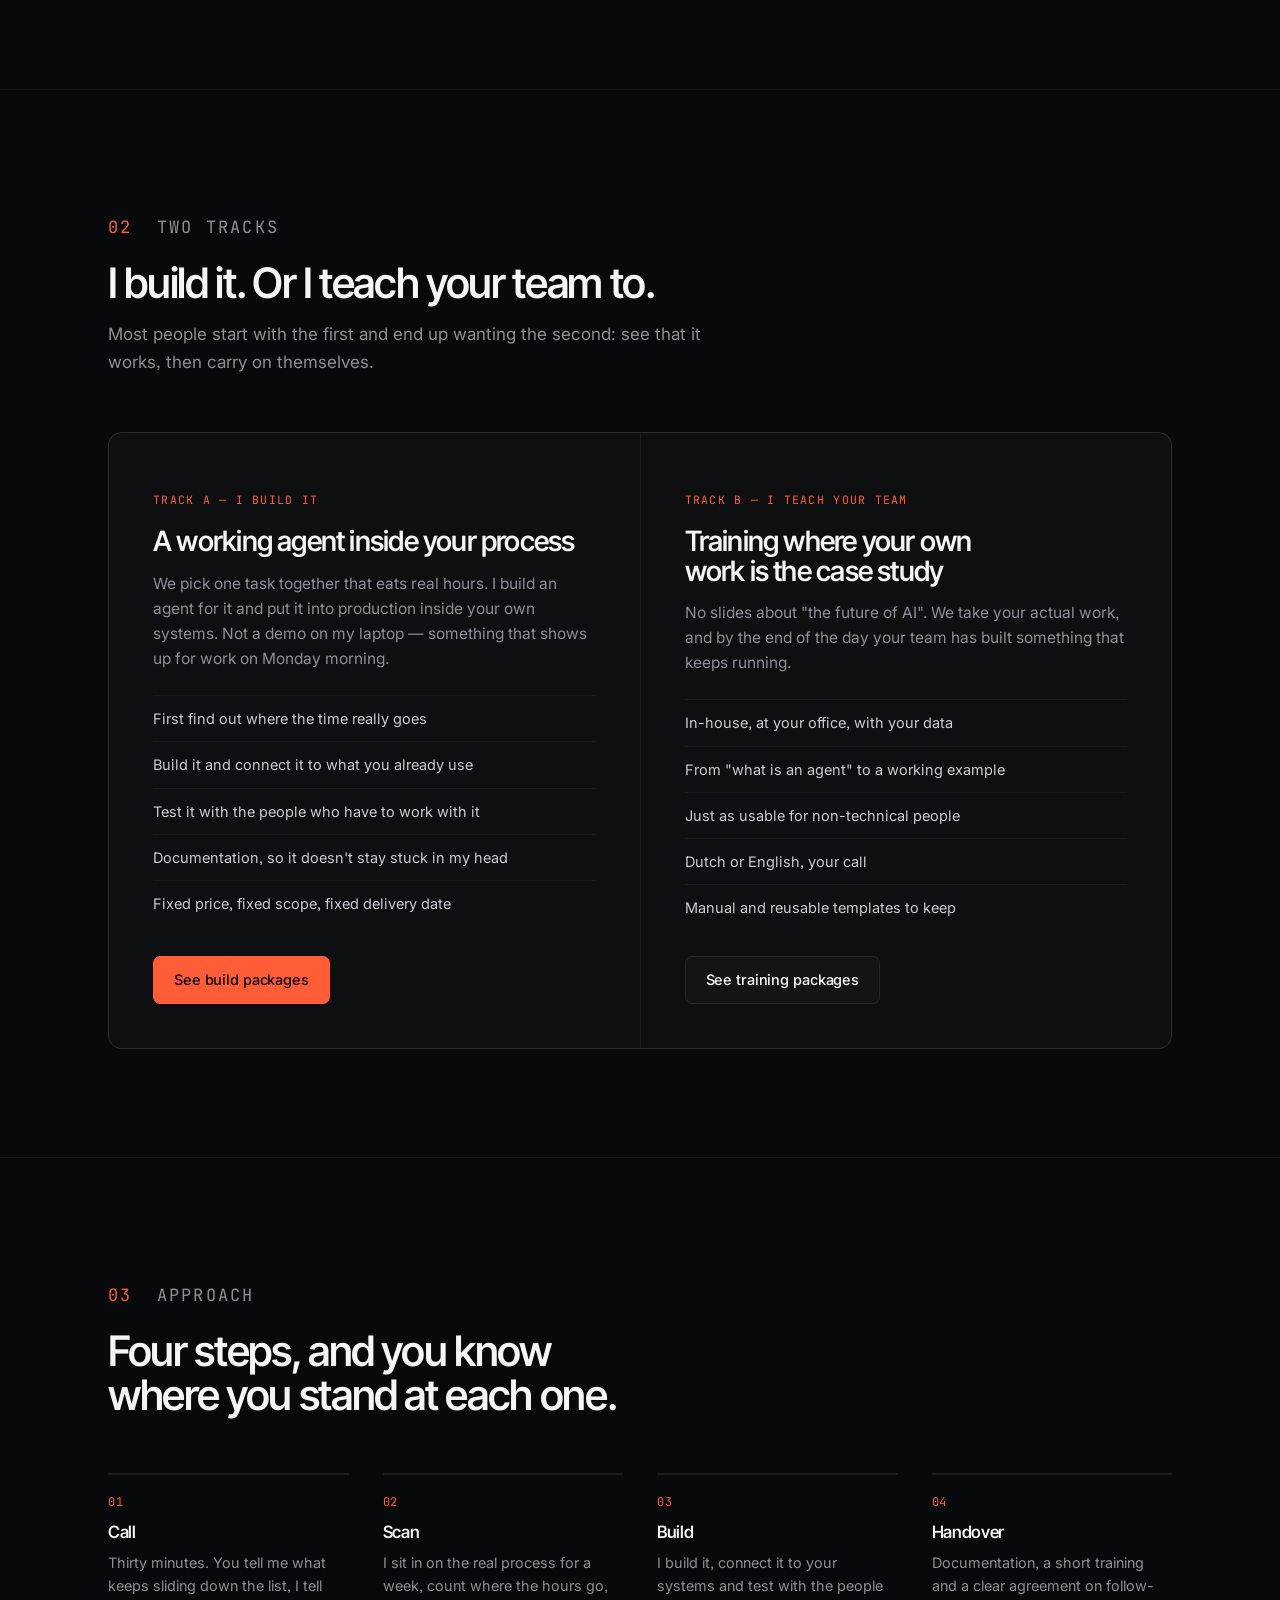
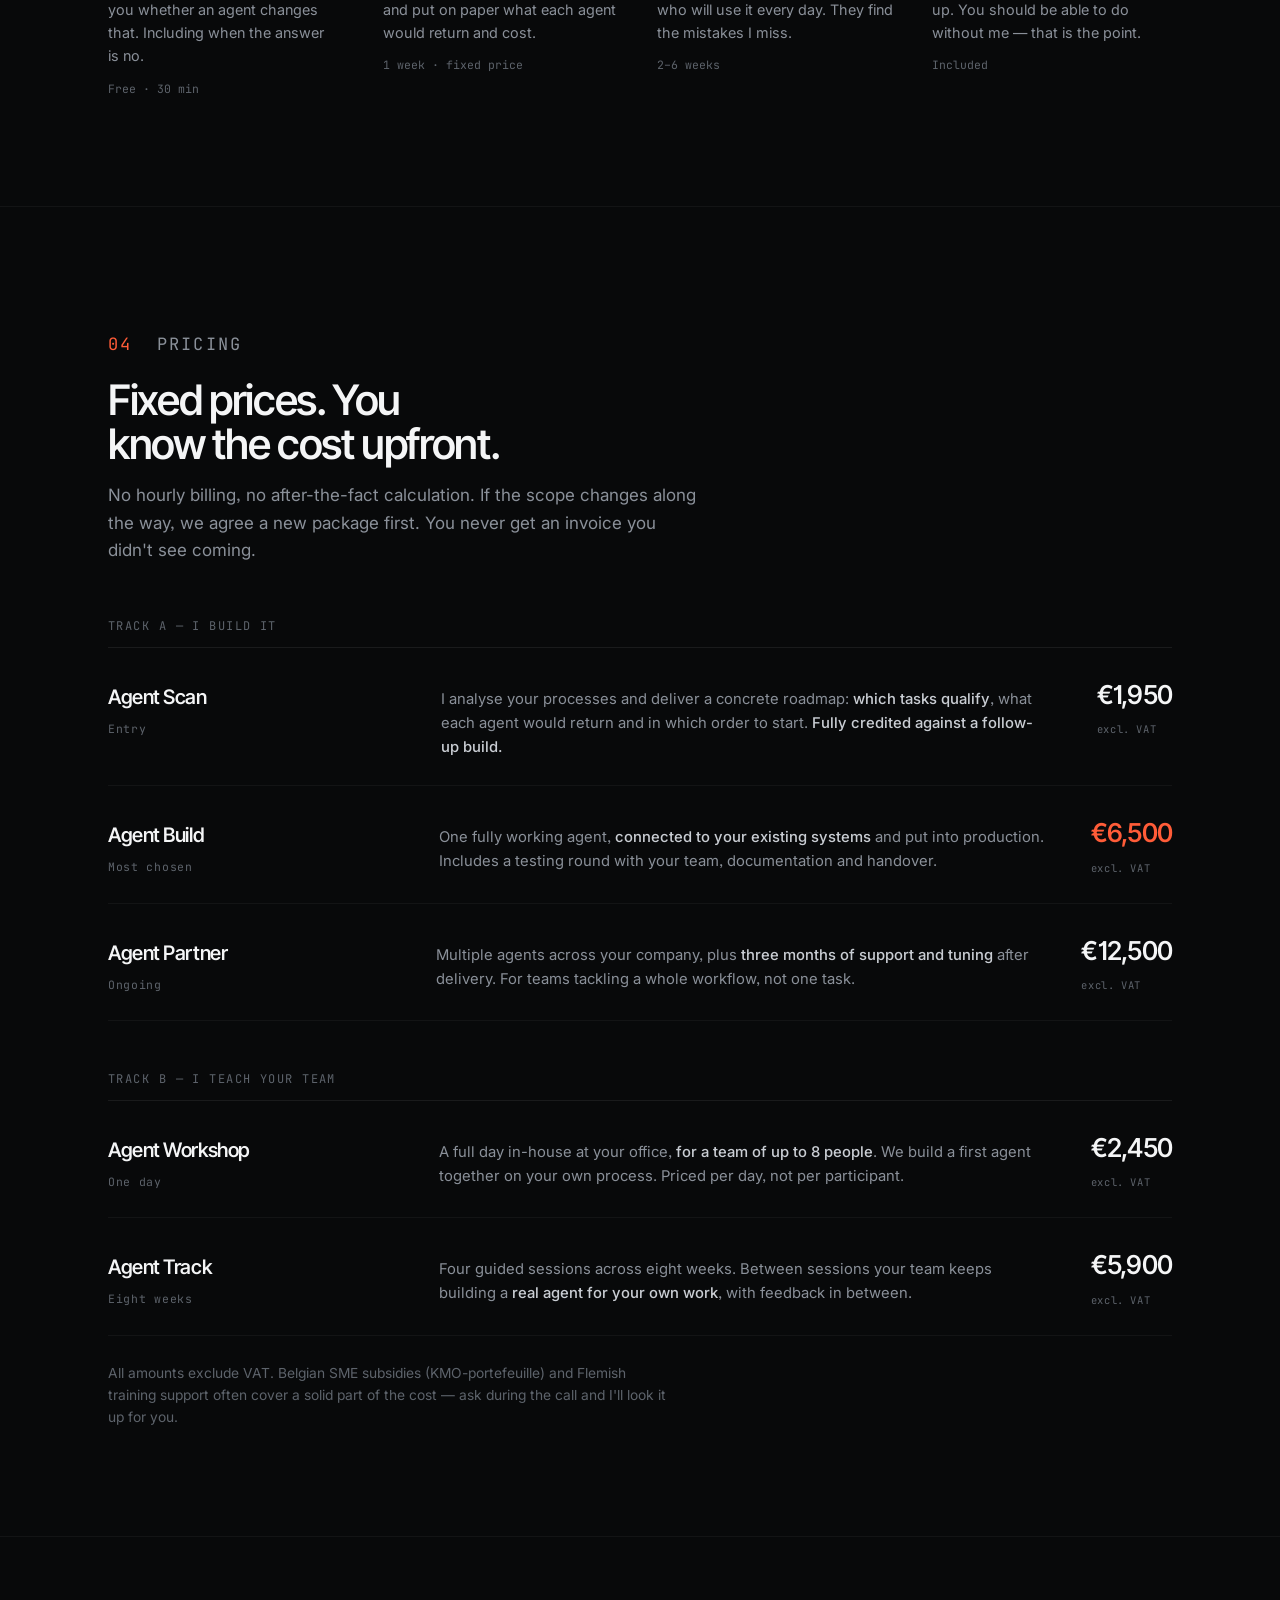
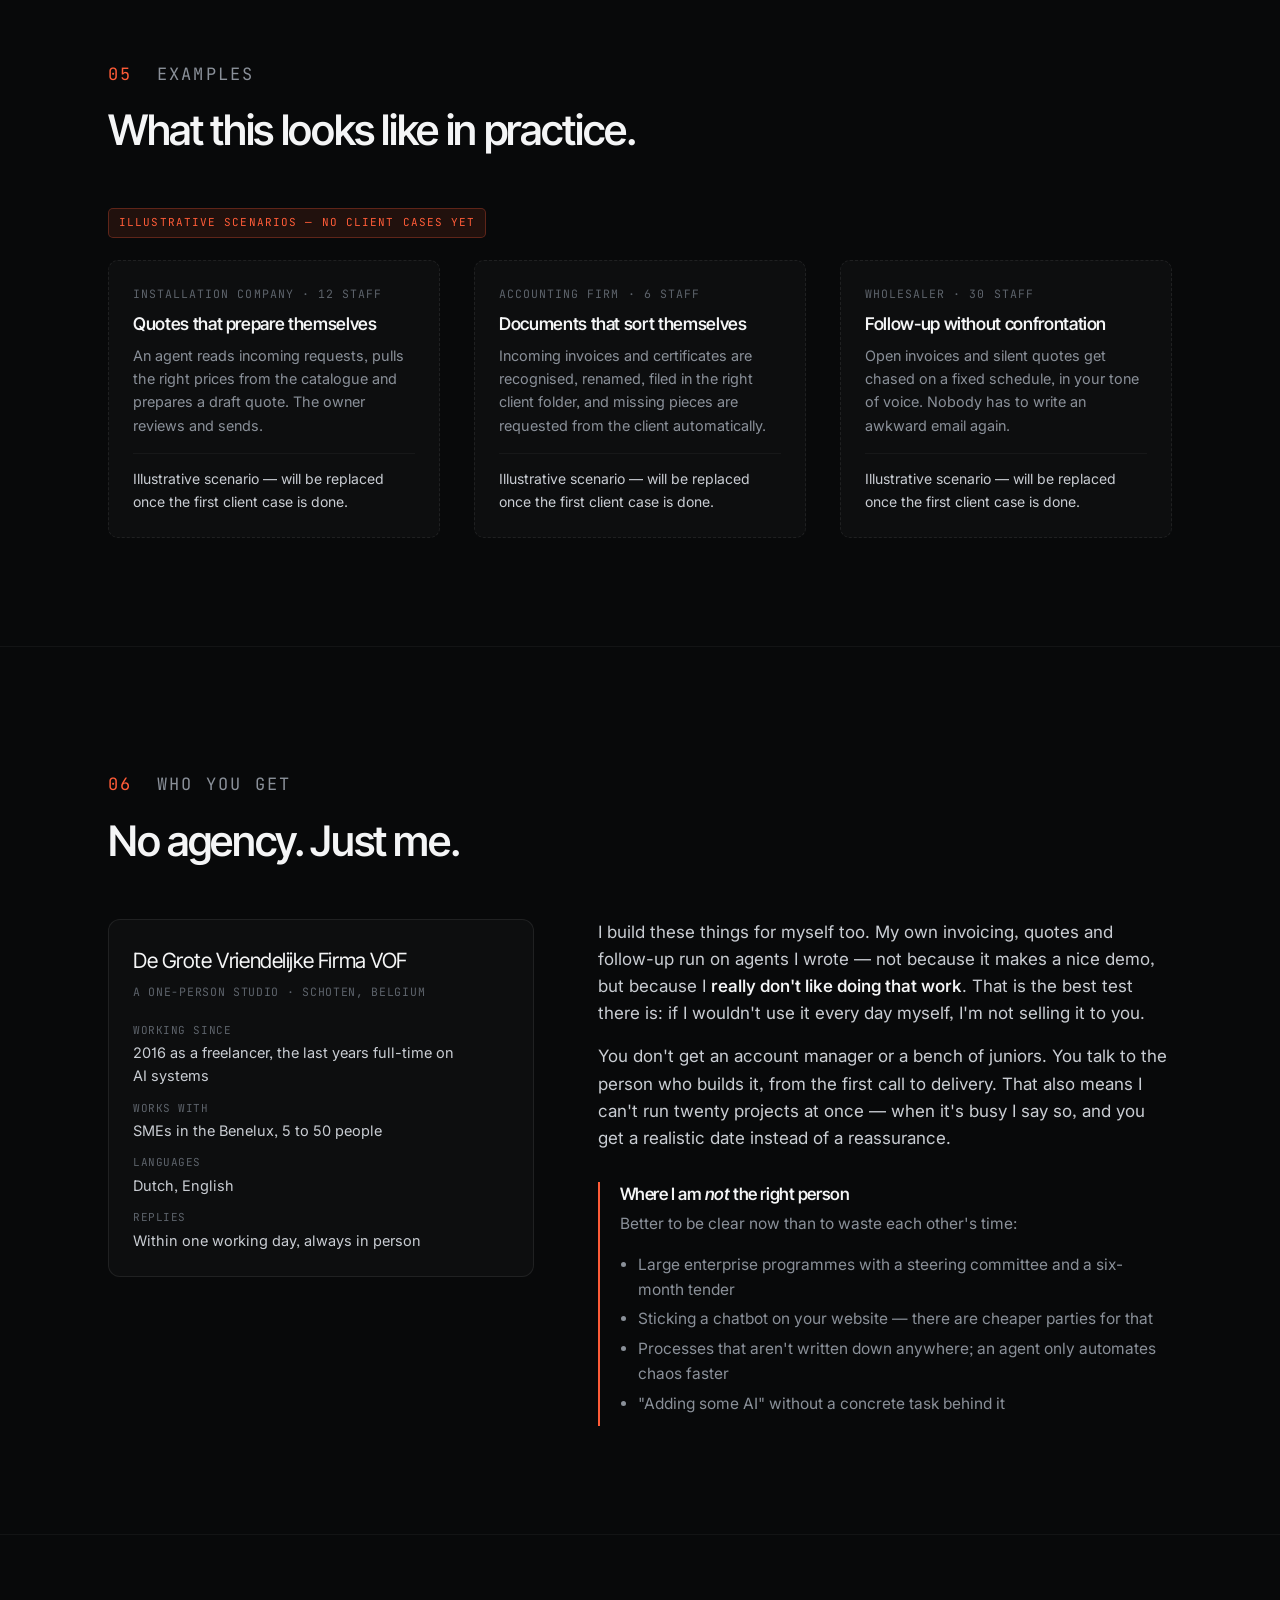
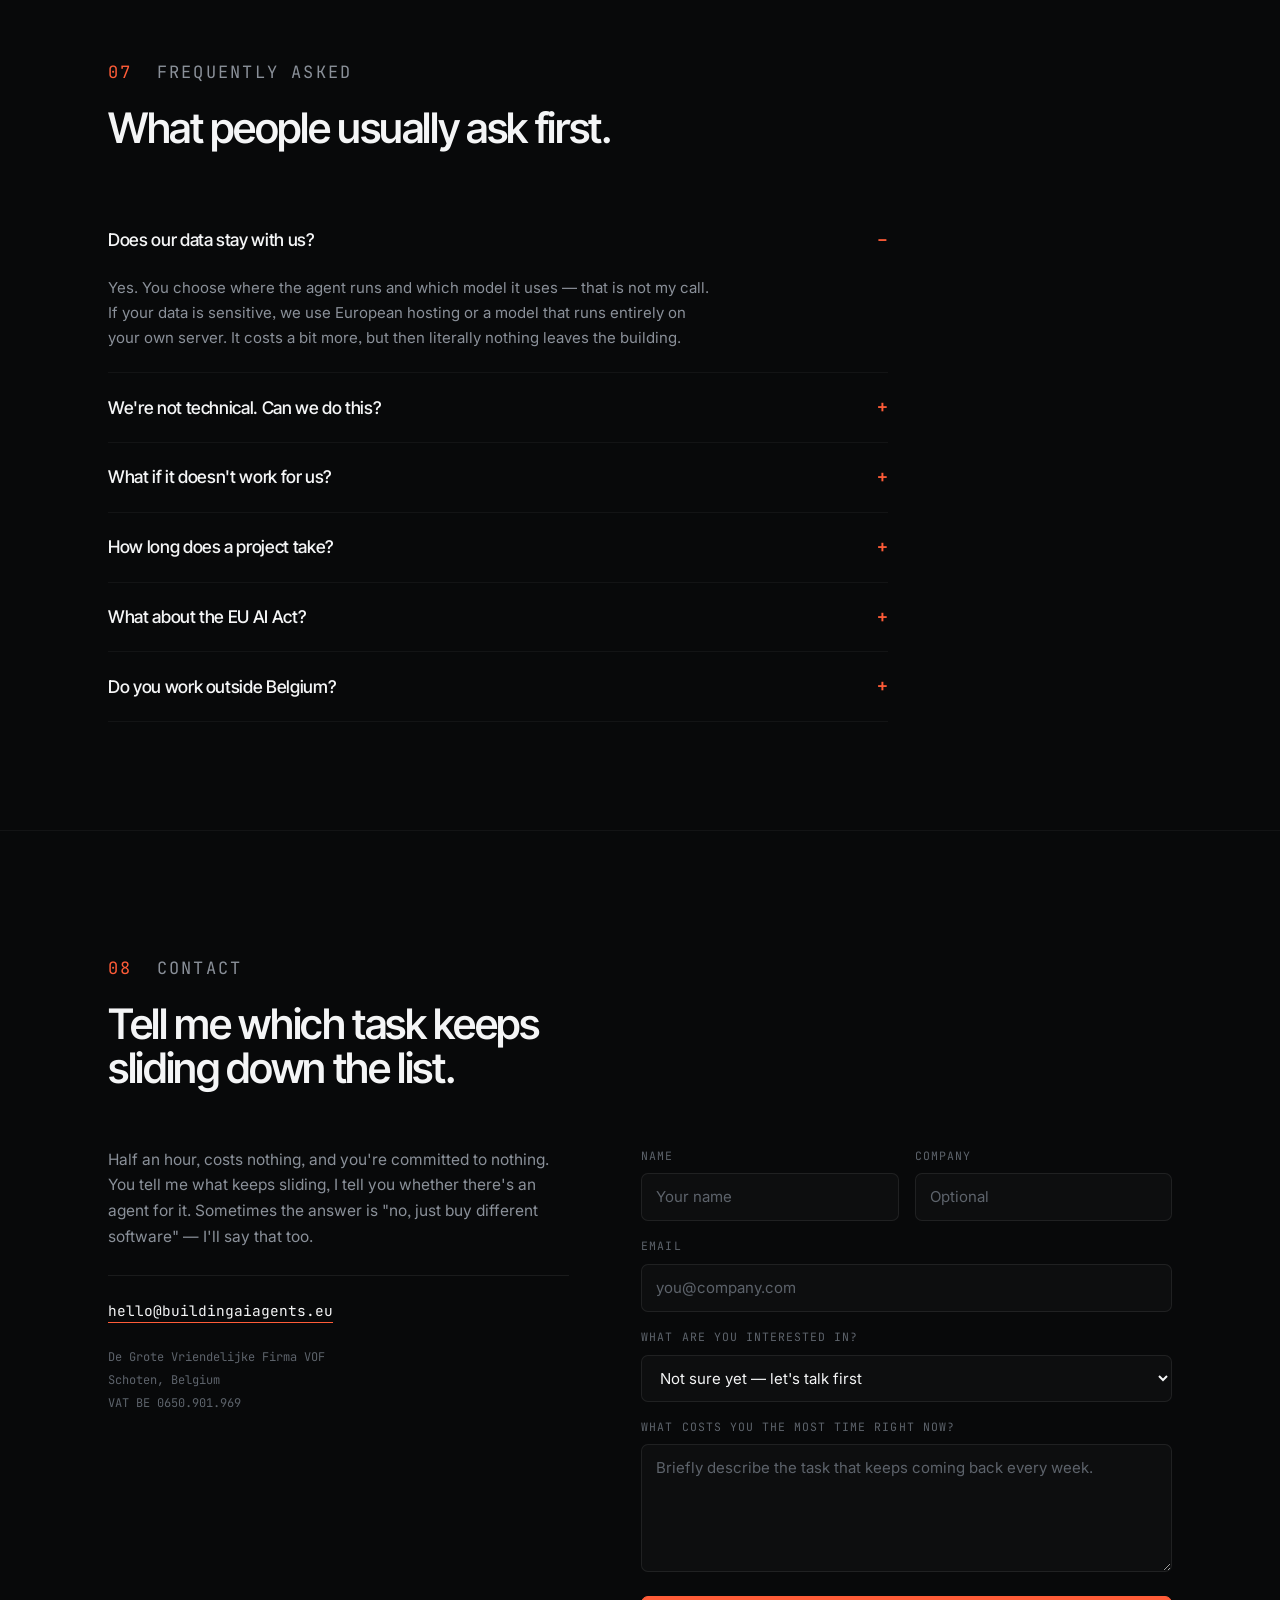
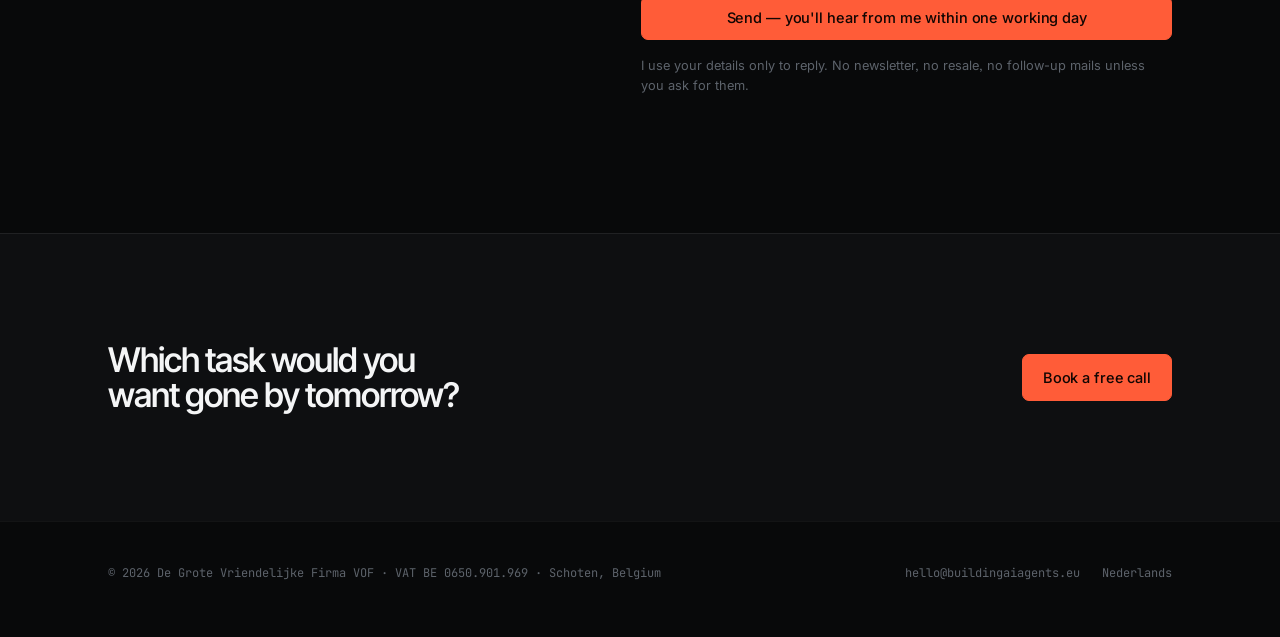
<file: en/index.html>
<!DOCTYPE html>
<html lang="en">
<head>
<meta charset="utf-8">
<meta name="viewport" content="width=device-width, initial-scale=1">
<title>Building AI Agents — AI agents that actually take work off your desk</title>
<meta name="description" content="I build AI agents that take over repetitive work in your company, and I teach your team to build them. Fixed packages, no hourly billing. Schoten, Belgium.">
<link rel="canonical" href="https://buildingaiagents.eu/en/">
<link rel="alternate" hreflang="nl" href="https://buildingaiagents.eu/">
<link rel="alternate" hreflang="en" href="https://buildingaiagents.eu/en/">
<link rel="alternate" hreflang="x-default" href="https://buildingaiagents.eu/">
<meta property="og:type" content="website">
<meta property="og:title" content="Building AI Agents — AI agents that actually take work off your desk">
<meta property="og:description" content="I build AI agents that take over repetitive work, and I teach your team to build them. Fixed packages, price known upfront.">
<meta property="og:url" content="https://buildingaiagents.eu/en/">
<meta property="og:locale" content="en_GB">
<meta name="theme-color" content="#08090a">
<link rel="preconnect" href="https://fonts.googleapis.com">
<link rel="preconnect" href="https://fonts.gstatic.com" crossorigin>
<link href="https://fonts.googleapis.com/css2?family=Inter+Tight:wght@400;500;600&family=Inter:wght@400;500;600&family=JetBrains+Mono:wght@400;500&display=swap" rel="stylesheet">
<link rel="stylesheet" href="/assets/style.css">
</head>
<body>

<header class="site-head">
  <div class="wrap">
    <a class="logo" href="/en/">building<b>ai</b>agents</a>
    <nav class="nav">
      <a href="#tracks">What I do</a>
      <a href="#approach">Approach</a>
      <a href="#pricing">Pricing</a>
      <a href="#who">Who I am</a>
      <a href="#faq">FAQ</a>
      <a class="lang" href="/" hreflang="nl">NL</a>
      <a class="btn btn-primary btn-sm" href="#contact">Book a call</a>
    </nav>
  </div>
</header>

<main>

<section class="hero">
  <div class="wrap">
    <div>
      <p class="eyebrow">AI agents for small and mid-sized companies</p>
      <h1>I build the agent that takes over that one <em>dreaded job</em>.</h1>
      <p class="lede">Every company has one: the same task every week, nobody enjoys it, and it keeps sliding down the list. Chasing quotes. Sorting invoices. Retyping data. I build an AI agent that takes it over — or I teach your team, if you'd rather keep it in your own hands.</p>
      <div class="hero-cta">
        <a class="btn btn-primary" href="#contact">Book a free call</a>
        <a class="btn btn-ghost" href="#pricing">See packages &amp; pricing</a>
      </div>
      <p class="hero-note">Fixed price, known upfront. No hourly billing, no open-ended scope.</p>
    </div>

    <aside class="hero-aside graph-wrap">
      <canvas id="agentgraph" aria-hidden="true"></canvas>
      <div class="graph-caption">
        <b>An agent is a loop, not a chatbot.</b>
        <span>task &rarr; plan &rarr; tool &rarr; check &rarr; done</span>
      </div>
    </aside>
  </div>
</section>

<section class="section-line" id="why">
  <div class="wrap">
    <div class="sec-head">
      <p class="eyebrow"><span class="num">01</span> &nbsp;The problem</p>
      <h2>Everyone uses AI. Almost nobody gets anything out of it.</h2>
      <p>I keep seeing the same thing: ChatGPT sits open in a tab, people paste things into it, and by the end of the week nothing has changed about how the work actually flows.</p>
    </div>
    <div class="pain">
      <div>
        <h3>Your team copies and pastes</h3>
        <p>AI gets fed by hand and the answer gets pasted somewhere by hand. That is not automation, that is extra work with an AI flavour.</p>
      </div>
      <div>
        <h3>Pilots that never land</h3>
        <p>A proof of concept that demos beautifully but connects to nothing — not your billing, not your inbox, not your CRM. Three weeks later nobody opens it.</p>
      </div>
      <div>
        <h3>Quotes without a ceiling</h3>
        <p>Agencies on day rates have no reason to finish early. You don't know the cost going in, and you can't tell what you got coming out.</p>
      </div>
      <div>
        <h3>Nobody who can take it over</h3>
        <p>When the builder leaves, it stops. Knowledge belongs in your team, not only on an invoice.</p>
      </div>
    </div>
  </div>
</section>

<section class="section-line" id="tracks">
  <div class="wrap">
    <div class="sec-head">
      <p class="eyebrow"><span class="num">02</span> &nbsp;Two tracks</p>
      <h2>I build it. Or I teach your team to.</h2>
      <p>Most people start with the first and end up wanting the second: see that it works, then carry on themselves.</p>
    </div>

    <div class="tracks">
      <div class="track">
        <p class="tag">Track A — I build it</p>
        <h3>A working agent inside your process</h3>
        <p>We pick one task together that eats real hours. I build an agent for it and put it into production inside your own systems. Not a demo on my laptop — something that shows up for work on Monday morning.</p>
        <ul>
          <li>First find out where the time really goes</li>
          <li>Build it and connect it to what you already use</li>
          <li>Test it with the people who have to work with it</li>
          <li>Documentation, so it doesn't stay stuck in my head</li>
          <li>Fixed price, fixed scope, fixed delivery date</li>
        </ul>
        <div class="track-foot">
          <a class="btn btn-primary" href="#pricing-build">See build packages</a>
        </div>
      </div>

      <div class="track">
        <p class="tag">Track B — I teach your team</p>
        <h3>Training where your own work is the case study</h3>
        <p>No slides about "the future of AI". We take your actual work, and by the end of the day your team has built something that keeps running.</p>
        <ul>
          <li>In-house, at your office, with your data</li>
          <li>From "what is an agent" to a working example</li>
          <li>Just as usable for non-technical people</li>
          <li>Dutch or English, your call</li>
          <li>Manual and reusable templates to keep</li>
        </ul>
        <div class="track-foot">
          <a class="btn btn-ghost" href="#pricing-learn">See training packages</a>
        </div>
      </div>
    </div>
  </div>
</section>

<section class="section-line" id="approach">
  <div class="wrap">
    <div class="sec-head">
      <p class="eyebrow"><span class="num">03</span> &nbsp;Approach</p>
      <h2>Four steps, and you know where you stand at each one.</h2>
    </div>
    <div class="steps">
      <div class="step">
        <h3>Call</h3>
        <p>Thirty minutes. You tell me what keeps sliding down the list, I tell you whether an agent changes that. Including when the answer is no.</p>
        <span class="when">Free · 30 min</span>
      </div>
      <div class="step">
        <h3>Scan</h3>
        <p>I sit in on the real process for a week, count where the hours go, and put on paper what each agent would return and cost.</p>
        <span class="when">1 week · fixed price</span>
      </div>
      <div class="step">
        <h3>Build</h3>
        <p>I build it, connect it to your systems and test with the people who will use it every day. They find the mistakes I miss.</p>
        <span class="when">2–6 weeks</span>
      </div>
      <div class="step">
        <h3>Handover</h3>
        <p>Documentation, a short training and a clear agreement on follow-up. You should be able to do without me — that is the point.</p>
        <span class="when">Included</span>
      </div>
    </div>
  </div>
</section>

<section class="section-line" id="pricing">
  <div class="wrap">
    <div class="sec-head">
      <p class="eyebrow"><span class="num">04</span> &nbsp;Pricing</p>
      <h2>Fixed prices. You know the cost upfront.</h2>
      <p>No hourly billing, no after-the-fact calculation. If the scope changes along the way, we agree a new package first. You never get an invoice you didn't see coming.</p>
    </div>

    <div class="price-group" id="pricing-build">
      <h3>Track A — I build it</h3>
      <div class="price-row">
        <div class="name">Agent Scan<span>Entry</span></div>
        <div class="what">I analyse your processes and deliver a concrete roadmap: <b>which tasks qualify</b>, what each agent would return and in which order to start. <b>Fully credited against a follow-up build.</b></div>
        <div class="amt">€1,950<small>excl. VAT</small></div>
      </div>
      <div class="price-row feature">
        <div class="name">Agent Build<span>Most chosen</span></div>
        <div class="what">One fully working agent, <b>connected to your existing systems</b> and put into production. Includes a testing round with your team, documentation and handover.</div>
        <div class="amt">€6,500<small>excl. VAT</small></div>
      </div>
      <div class="price-row">
        <div class="name">Agent Partner<span>Ongoing</span></div>
        <div class="what">Multiple agents across your company, plus <b>three months of support and tuning</b> after delivery. For teams tackling a whole workflow, not one task.</div>
        <div class="amt">€12,500<small>excl. VAT</small></div>
      </div>
    </div>

    <div class="price-group" id="pricing-learn">
      <h3>Track B — I teach your team</h3>
      <div class="price-row">
        <div class="name">Agent Workshop<span>One day</span></div>
        <div class="what">A full day in-house at your office, <b>for a team of up to 8 people</b>. We build a first agent together on your own process. Priced per day, not per participant.</div>
        <div class="amt">€2,450<small>excl. VAT</small></div>
      </div>
      <div class="price-row">
        <div class="name">Agent Track<span>Eight weeks</span></div>
        <div class="what">Four guided sessions across eight weeks. Between sessions your team keeps building a <b>real agent for your own work</b>, with feedback in between.</div>
        <div class="amt">€5,900<small>excl. VAT</small></div>
      </div>
    </div>

    <p class="price-note">All amounts exclude VAT. Belgian SME subsidies (KMO-portefeuille) and Flemish training support often cover a solid part of the cost — ask during the call and I'll look it up for you.</p>
  </div>
</section>

<section class="section-line" id="cases">
  <div class="wrap">
    <div class="sec-head">
      <p class="eyebrow"><span class="num">05</span> &nbsp;Examples</p>
      <h2>What this looks like in practice.</h2>
    </div>
    <span class="placeholder-flag">Illustrative scenarios — no client cases yet</span>
    <div class="cases">
      <div class="case">
        <p class="who">Installation company · 12 staff</p>
        <h3>Quotes that prepare themselves</h3>
        <p>An agent reads incoming requests, pulls the right prices from the catalogue and prepares a draft quote. The owner reviews and sends.</p>
        <p class="result">Illustrative scenario — will be replaced once the first client case is done.</p>
      </div>
      <div class="case">
        <p class="who">Accounting firm · 6 staff</p>
        <h3>Documents that sort themselves</h3>
        <p>Incoming invoices and certificates are recognised, renamed, filed in the right client folder, and missing pieces are requested from the client automatically.</p>
        <p class="result">Illustrative scenario — will be replaced once the first client case is done.</p>
      </div>
      <div class="case">
        <p class="who">Wholesaler · 30 staff</p>
        <h3>Follow-up without confrontation</h3>
        <p>Open invoices and silent quotes get chased on a fixed schedule, in your tone of voice. Nobody has to write an awkward email again.</p>
        <p class="result">Illustrative scenario — will be replaced once the first client case is done.</p>
      </div>
    </div>
  </div>
</section>

<section class="section-line" id="who">
  <div class="wrap">
    <div class="sec-head">
      <p class="eyebrow"><span class="num">06</span> &nbsp;Who you get</p>
      <h2>No agency. Just me.</h2>
    </div>
    <div class="me">
      <div class="me-card">
        <p class="sig">De Grote Vriendelijke Firma VOF</p>
        <p class="role">A one-person studio · Schoten, Belgium</p>
        <dl>
          <div><dt>Working since</dt><dd>2016 as a freelancer, the last years full-time on AI systems</dd></div>
          <div><dt>Works with</dt><dd>SMEs in the Benelux, 5 to 50 people</dd></div>
          <div><dt>Languages</dt><dd>Dutch, English</dd></div>
          <div><dt>Replies</dt><dd>Within one working day, always in person</dd></div>
        </dl>
      </div>
      <div class="me-body">
        <p>I build these things for myself too. My own invoicing, quotes and follow-up run on agents I wrote — not because it makes a nice demo, but because I <strong>really don't like doing that work</strong>. That is the best test there is: if I wouldn't use it every day myself, I'm not selling it to you.</p>
        <p>You don't get an account manager or a bench of juniors. You talk to the person who builds it, from the first call to delivery. That also means I can't run twenty projects at once — when it's busy I say so, and you get a realistic date instead of a reassurance.</p>
        <div class="honest">
          <h3>Where I am <em>not</em> the right person</h3>
          <p>Better to be clear now than to waste each other's time:</p>
          <ul>
            <li>Large enterprise programmes with a steering committee and a six-month tender</li>
            <li>Sticking a chatbot on your website — there are cheaper parties for that</li>
            <li>Processes that aren't written down anywhere; an agent only automates chaos faster</li>
            <li>"Adding some AI" without a concrete task behind it</li>
          </ul>
        </div>
      </div>
    </div>
  </div>
</section>

<section class="section-line" id="faq">
  <div class="wrap">
    <div class="sec-head">
      <p class="eyebrow"><span class="num">07</span> &nbsp;Frequently asked</p>
      <h2>What people usually ask first.</h2>
    </div>
    <div class="faq">
      <details open>
        <summary>Does our data stay with us?</summary>
        <p>Yes. You choose where the agent runs and which model it uses — that is not my call. If your data is sensitive, we use European hosting or a model that runs entirely on your own server. It costs a bit more, but then literally nothing leaves the building.</p>
      </details>
      <details>
        <summary>We're not technical. Can we do this?</summary>
        <p>That is the starting point, not the problem. On the build track you do nothing technical — you get something that works. In the training there is usually nobody in the room with a programming background. Can someone at your place put together a formula in Excel? Then this works too.</p>
      </details>
      <details>
        <summary>What if it doesn't work for us?</summary>
        <p>That is what the Scan is for. If it turns out an agent won't return much in your situation, I say so and it stops there. I'd rather have a client who spent €1,950 and walks away happy than one who paid €6,500 for something that sits still.</p>
      </details>
      <details>
        <summary>How long does a project take?</summary>
        <p>A Scan: about a week. A first working agent: two to six weeks. The difference is almost always in how many systems it has to hang off and how fast I get access — that last one is usually the real delay.</p>
      </details>
      <details>
        <summary>What about the EU AI Act?</summary>
        <p>For what most SMEs do — admin, follow-up, handling documents — you fall outside the high-risk categories. During the Scan we go through what applies to you and what you should keep on file. No scare story, but it's on paper.</p>
      </details>
      <details>
        <summary>Do you work outside Belgium?</summary>
        <p>Yes. I prefer to give training on site in the Benelux — a day together in one room simply works better. Build projects run just as well remotely. Dutch or English, your choice.</p>
      </details>
    </div>
  </div>
</section>

<section class="section-line" id="contact">
  <div class="wrap">
    <div class="sec-head">
      <p class="eyebrow"><span class="num">08</span> &nbsp;Contact</p>
      <h2>Tell me which task keeps sliding down the list.</h2>
    </div>
    <div class="contact-grid">
      <div class="contact-side">
        <p>Half an hour, costs nothing, and you're committed to nothing. You tell me what keeps sliding, I tell you whether there's an agent for it. Sometimes the answer is "no, just buy different software" — I'll say that too.</p>
        <div class="direct">
          <a href="mailto:hello@buildingaiagents.eu">hello@buildingaiagents.eu</a>
        </div>
        <p class="meta">
          De Grote Vriendelijke Firma VOF<br>
          Schoten, Belgium<br>
          VAT BE 0650.901.969
        </p>
      </div>

      <form action="https://2-31-203-240.sslip.io/api/lead" method="POST" data-contact>
        <div class="field-row">
          <div class="field">
            <label for="name">Name</label>
            <input id="name" name="name" type="text" required autocomplete="name" placeholder="Your name">
          </div>
          <div class="field">
            <label for="company">Company</label>
            <input id="company" name="company" type="text" autocomplete="organization" placeholder="Optional">
          </div>
        </div>
        <div class="field">
          <label for="email-en">Email</label>
          <input id="email-en" name="email" type="email" required autocomplete="email" placeholder="you@company.com">
        </div>
        <div class="field">
          <label for="interest">What are you interested in?</label>
          <select id="interest" name="interest">
            <option>Not sure yet — let's talk first</option>
            <option>Agent Scan (€1,950)</option>
            <option>Agent Build (€6,500)</option>
            <option>Agent Partner (€12,500)</option>
            <option>Agent Workshop (€2,450)</option>
            <option>Agent Track (€5,900)</option>
          </select>
        </div>
        <div class="field">
          <label for="message">What costs you the most time right now?</label>
          <textarea id="message" name="message" required placeholder="Briefly describe the task that keeps coming back every week."></textarea>
        </div>
        <input type="hidden" name="pagina" value="/en/">
        <input type="hidden" name="taal" value="en">
        <input class="hp" type="text" name="_gotcha" tabindex="-1" autocomplete="off" aria-hidden="true">
        <button class="btn btn-primary" type="submit">Send — you'll hear from me within one working day</button>
        <p class="form-foot">I use your details only to reply. No newsletter, no resale, no follow-up mails unless you ask for them.</p>
      </form>
    </div>
  </div>
</section>

<section class="final">
  <div class="wrap">
    <h2>Which task would you want gone by tomorrow?</h2>
    <a class="btn btn-primary" href="#contact">Book a free call</a>
  </div>
</section>

</main>

<footer class="site-foot">
  <div class="wrap">
    <p>© 2026 De Grote Vriendelijke Firma VOF · VAT BE 0650.901.969 · Schoten, Belgium</p>
    <div class="foot-links">
      <a href="mailto:hello@buildingaiagents.eu">hello@buildingaiagents.eu</a>
      <a href="/" hreflang="nl">Nederlands</a>
    </div>
  </div>
</footer>

<script src="/assets/agent-graph.js" defer></script>
<script src="/assets/contact.js" defer></script>
</body>
</html>
</file>
<file: assets/style.css>
/* buildingaiagents.eu — design system
   Surface: Decide/Learn. Dark-native, editorial, one accent.
   Accent is signal-only: CTAs, active states, numerals. Never decoration. */

:root {
  --bg:        #08090a;
  --bg-2:      #0e0f11;
  --surface:   rgba(255,255,255,0.022);
  --surface-2: rgba(255,255,255,0.045);
  --line:      rgba(255,255,255,0.075);
  --line-soft: rgba(255,255,255,0.045);

  --ink:       #f4f5f6;
  --ink-2:     #c9cdd3;
  --ink-3:     #8a9099;
  --ink-4:     #5d636b;

  --accent:    #ff5c38;
  --accent-2:  #ff7d60;
  --accent-dim: rgba(255,92,56,0.10);

  --sans: 'Inter', system-ui, -apple-system, 'Segoe UI', Roboto, sans-serif;
  --display: 'Inter Tight', 'Inter', system-ui, sans-serif;
  --mono: 'JetBrains Mono', ui-monospace, SFMono-Regular, Menlo, monospace;

  --wrap: 1160px;
  --gut: clamp(20px, 5vw, 48px);
}

*, *::before, *::after { box-sizing: border-box; }

html { scroll-behavior: smooth; -webkit-text-size-adjust: 100%; }

body {
  margin: 0;
  background: var(--bg);
  color: var(--ink-2);
  font-family: var(--sans);
  font-size: 16px;
  line-height: 1.6;
  font-feature-settings: "cv01", "ss03";
  -webkit-font-smoothing: antialiased;
  text-wrap: pretty;
}

h1, h2, h3, h4 {
  font-family: var(--display);
  color: var(--ink);
  font-weight: 560;
  margin: 0;
  line-height: 1.05;
  letter-spacing: -0.025em;
  text-wrap: balance;
}

p { margin: 0; }

a { color: inherit; text-decoration: none; }

a:focus-visible, button:focus-visible, input:focus-visible,
textarea:focus-visible, select:focus-visible, summary:focus-visible {
  outline: 2px solid var(--accent);
  outline-offset: 3px;
  border-radius: 3px;
}

.wrap { max-width: var(--wrap); margin: 0 auto; padding-inline: var(--gut); }

.eyebrow {
  font-family: var(--mono);
  font-size: 11.5px;
  letter-spacing: 0.13em;
  text-transform: uppercase;
  color: var(--ink-4);
  margin: 0 0 20px;
}
.eyebrow .num { color: var(--accent); }

/* ---------- header ---------- */
.site-head {
  position: sticky; top: 0; z-index: 60;
  background: rgba(8,9,10,0.82);
  backdrop-filter: saturate(140%) blur(12px);
  border-bottom: 1px solid var(--line-soft);
}
.site-head .wrap {
  display: flex; align-items: center; gap: 28px;
  height: 62px;
}
.logo {
  font-family: var(--mono);
  font-size: 13.5px; font-weight: 500;
  color: var(--ink); letter-spacing: -0.01em;
  white-space: nowrap;
}
.logo b { color: var(--accent); font-weight: 500; }
.nav { display: flex; gap: 26px; margin-left: auto; align-items: center; }
.nav a { font-size: 14px; color: var(--ink-3); transition: color .15s; }
.nav a:hover { color: var(--ink); }
.lang {
  font-family: var(--mono); font-size: 11.5px;
  color: var(--ink-4); border: 1px solid var(--line);
  padding: 4px 9px; border-radius: 5px;
  transition: border-color .15s, color .15s;
}
.lang:hover { color: var(--ink); border-color: var(--ink-4); }
@media (max-width: 880px) { .nav a:not(.lang):not(.btn) { display: none; } }

/* ---------- buttons ---------- */
.btn {
  display: inline-flex; align-items: center; justify-content: center;
  gap: 8px; min-height: 44px;
  padding: 11px 20px; border-radius: 7px;
  font-size: 14.5px; font-weight: 510; letter-spacing: -0.008em;
  border: 1px solid transparent; cursor: pointer;
  transition: background .16s, border-color .16s, color .16s;
  font-family: inherit;
}
/* two classes: must out-specify `.nav a` (class+element) */
.btn.btn-primary { background: var(--accent); color: #120603; border-color: var(--accent); }
.btn.btn-primary:hover { background: var(--accent-2); border-color: var(--accent-2); color: #120603; }
.btn.btn-ghost { background: var(--surface); color: var(--ink); border-color: var(--line); }
.btn.btn-ghost:hover { background: var(--surface-2); border-color: rgba(255,255,255,0.16); color: var(--ink); }
.btn-sm { min-height: 36px; padding: 7px 14px; font-size: 13.5px; }
.btn { white-space: nowrap; }
@media (max-width: 480px) {
  .site-head .btn-sm { padding: 7px 11px; font-size: 12.5px; }
  .nav { gap: 10px; }
}

/* ---------- hero ---------- */
.hero { padding: clamp(72px, 11vw, 132px) 0 clamp(60px, 8vw, 96px); border-bottom: 1px solid var(--line-soft); }
.hero .wrap { display: grid; grid-template-columns: minmax(0, 1.35fr) minmax(0, 1fr); gap: clamp(32px, 6vw, 80px); align-items: start; }
.hero h1 { font-size: clamp(38px, 6.2vw, 68px); letter-spacing: -0.04em; }
.hero h1 em { font-style: normal; color: var(--accent); }
.hero .lede { font-size: clamp(17px, 2vw, 19.5px); color: var(--ink-3); margin-top: 26px; max-width: 46ch; line-height: 1.58; }
.hero-cta { display: flex; flex-wrap: wrap; gap: 12px; margin-top: 34px; }
.hero-note { font-size: 13.5px; color: var(--ink-4); margin-top: 18px; }

.hero-aside {
  border: 1px solid var(--line); border-radius: 12px;
  background: var(--surface); padding: 24px 24px 22px;
  margin-top: 8px;
}
.hero-aside h3 { font-size: 15.5px; letter-spacing: -0.01em; margin-bottom: 12px; }
.hero-aside p { font-size: 14.5px; color: var(--ink-3); line-height: 1.62; }
.hero-aside ul { margin: 14px 0 0; padding: 0; list-style: none; }
.hero-aside li {
  font-size: 14px; color: var(--ink-2); padding: 9px 0;
  border-top: 1px solid var(--line-soft); display: flex; gap: 11px;
}
.hero-aside li::before { content: "→"; color: var(--accent); font-family: var(--mono); font-size: 12.5px; line-height: 1.5; }
@media (max-width: 860px) { .hero .wrap { grid-template-columns: 1fr; } }

/* ---------- sections ---------- */
section { padding: clamp(64px, 8.5vw, 108px) 0; }
.section-line { border-top: 1px solid var(--line-soft); }
.sec-head { max-width: 62ch; margin-bottom: clamp(36px, 5vw, 56px); }
.sec-head h2 { font-size: clamp(28px, 3.9vw, 42px); letter-spacing: -0.032em; }
.sec-head p { margin-top: 16px; font-size: 17px; color: var(--ink-3); max-width: 54ch; }

/* ---------- pain (editorial two-col) ---------- */
.pain { display: grid; grid-template-columns: repeat(auto-fit, minmax(250px, 1fr)); gap: clamp(24px, 4vw, 52px); }
.pain > div { border-top: 1px solid var(--line); padding-top: 20px; }
.pain h3 { font-size: 18px; margin-bottom: 10px; letter-spacing: -0.018em; }
.pain p { font-size: 14.8px; color: var(--ink-3); line-height: 1.65; }

/* ---------- two tracks (split, not cards) ---------- */
.tracks { display: grid; grid-template-columns: 1fr 1fr; gap: 1px; background: var(--line); border: 1px solid var(--line); border-radius: 14px; overflow: hidden; }
.track { background: var(--bg-2); padding: clamp(28px, 4vw, 44px); display: flex; flex-direction: column; }
.track .tag { font-family: var(--mono); font-size: 11.5px; letter-spacing: 0.11em; text-transform: uppercase; color: var(--accent); margin-bottom: 18px; }
.track h3 { font-size: clamp(22px, 2.7vw, 28px); letter-spacing: -0.028em; }
.track > p { margin-top: 14px; font-size: 15.5px; color: var(--ink-3); line-height: 1.62; }
.track ul { list-style: none; padding: 0; margin: 24px 0 0; }
.track li { font-size: 14.5px; color: var(--ink-2); padding: 11px 0; border-top: 1px solid var(--line-soft); }
.track .track-foot { margin-top: auto; padding-top: 26px; }
@media (max-width: 800px) { .tracks { grid-template-columns: 1fr; } }

/* ---------- process timeline ---------- */
.steps { display: grid; grid-template-columns: repeat(auto-fit, minmax(215px, 1fr)); gap: clamp(20px, 3vw, 34px); counter-reset: s; }
.step { border-top: 2px solid var(--line); padding-top: 18px; counter-increment: s; }
.step::before {
  content: counter(s, decimal-leading-zero);
  font-family: var(--mono); font-size: 12px; color: var(--accent);
  display: block; margin-bottom: 12px; letter-spacing: 0.06em;
}
.step h3 { font-size: 17px; margin-bottom: 9px; letter-spacing: -0.018em; }
.step p { font-size: 14.4px; color: var(--ink-3); line-height: 1.62; }
.step .when { font-family: var(--mono); font-size: 11.5px; color: var(--ink-4); margin-top: 12px; display: block; }

/* ---------- pricing ---------- */
.price-group + .price-group { margin-top: 52px; }
.price-group > h3 {
  font-family: var(--mono); font-size: 12px; letter-spacing: 0.12em;
  text-transform: uppercase; color: var(--ink-4); font-weight: 400;
  padding-bottom: 14px; border-bottom: 1px solid var(--line); margin-bottom: 0;
}
.price-row {
  display: grid; grid-template-columns: minmax(190px, 1fr) minmax(0, 2.1fr) auto;
  gap: clamp(18px, 3vw, 40px); align-items: baseline;
  padding: 26px 0; border-bottom: 1px solid var(--line-soft);
}
.price-row .name { font-family: var(--display); font-size: 20px; color: var(--ink); font-weight: 560; letter-spacing: -0.022em; }
.price-row .name span { display: block; font-family: var(--mono); font-size: 11.5px; color: var(--ink-4); letter-spacing: 0.06em; margin-top: 7px; font-weight: 400; }
.price-row .what { font-size: 14.8px; color: var(--ink-3); line-height: 1.62; }
.price-row .what b { color: var(--ink-2); font-weight: 510; }
.price-row .amt { font-family: var(--display); font-size: 26px; color: var(--ink); letter-spacing: -0.03em; white-space: nowrap; font-weight: 560; }
.price-row .amt small { display: block; font-family: var(--mono); font-size: 10.5px; color: var(--ink-4); letter-spacing: 0.06em; margin-top: 6px; font-weight: 400; }
.price-row.feature .amt { color: var(--accent); }
@media (max-width: 760px) {
  .price-row { grid-template-columns: 1fr; gap: 12px; }
  .price-row .amt { font-size: 23px; }
}
.price-note { margin-top: 26px; font-size: 13.8px; color: var(--ink-4); max-width: 62ch; }

/* ---------- placeholder cases ---------- */
.placeholder-flag {
  display: inline-flex; align-items: center; gap: 8px;
  font-family: var(--mono); font-size: 11px; letter-spacing: 0.1em; text-transform: uppercase;
  color: var(--accent); background: var(--accent-dim);
  border: 1px solid rgba(255,92,56,0.28); border-radius: 5px;
  padding: 5px 10px; margin-bottom: 22px;
}
.cases { display: grid; grid-template-columns: repeat(auto-fit, minmax(260px, 1fr)); gap: clamp(20px, 3vw, 34px); }
.case { border: 1px dashed var(--line); border-radius: 10px; padding: 24px; background: var(--surface); }
.case .who { font-family: var(--mono); font-size: 11.5px; letter-spacing: 0.09em; text-transform: uppercase; color: var(--ink-4); }
.case h3 { font-size: 17.5px; margin: 12px 0 10px; letter-spacing: -0.02em; }
.case p { font-size: 14.4px; color: var(--ink-3); line-height: 1.62; }
.case .result { margin-top: 16px; padding-top: 14px; border-top: 1px solid var(--line-soft); font-size: 14px; color: var(--ink-2); }

/* ---------- faq ---------- */
.faq { max-width: 780px; }
.faq details { border-bottom: 1px solid var(--line-soft); }
.faq summary {
  cursor: pointer; list-style: none; padding: 20px 0;
  font-family: var(--display); font-size: 17.5px; color: var(--ink);
  font-weight: 510; letter-spacing: -0.02em;
  display: flex; justify-content: space-between; align-items: center; gap: 20px;
}
.faq summary::-webkit-details-marker { display: none; }
.faq summary::after { content: "+"; font-family: var(--mono); color: var(--accent); font-size: 18px; flex-shrink: 0; }
.faq details[open] summary::after { content: "–"; }
.faq details p { padding: 0 0 22px; font-size: 15px; color: var(--ink-3); line-height: 1.68; max-width: 68ch; }

/* ---------- contact ---------- */
.contact-grid { display: grid; grid-template-columns: minmax(0, 1fr) minmax(0, 1.15fr); gap: clamp(32px, 6vw, 72px); align-items: start; }
.contact-side p { font-size: 15.5px; color: var(--ink-3); line-height: 1.66; }
.contact-side .direct { margin-top: 26px; padding-top: 22px; border-top: 1px solid var(--line); }
.contact-side .direct a { font-family: var(--mono); font-size: 14.5px; color: var(--ink); border-bottom: 1px solid var(--accent); padding-bottom: 2px; }
.contact-side .direct a:hover { color: var(--accent); }
.contact-side .meta { font-family: var(--mono); font-size: 12px; color: var(--ink-4); margin-top: 22px; line-height: 1.9; }

form { display: grid; gap: 16px; grid-template-columns: minmax(0, 1fr); }
form > * { min-width: 0; }
.field label {
  display: block; font-family: var(--mono); font-size: 11.5px;
  letter-spacing: 0.09em; text-transform: uppercase; color: var(--ink-4); margin-bottom: 8px;
}
.field input, .field textarea, .field select {
  width: 100%; background: rgba(255,255,255,0.025); color: var(--ink);
  border: 1px solid var(--line); border-radius: 7px;
  padding: 12px 14px; font-family: inherit; font-size: 15px; line-height: 1.5;
  transition: border-color .15s, background .15s;
}
.field textarea { min-height: 128px; resize: vertical; }
.field input::placeholder, .field textarea::placeholder { color: var(--ink-4); }
.field input:hover, .field textarea:hover, .field select:hover { border-color: rgba(255,255,255,0.14); }
.field-row { display: grid; grid-template-columns: 1fr 1fr; gap: 16px; }
@media (max-width: 620px) {
  /* `1fr` = minmax(auto,1fr) en krimpt niet onder de min-content van een
     <input> (die heeft een intrinsieke breedte via size). Vandaar minmax(0,1fr)
     plus min-width:0, anders duwt het formulier de pagina 10px breder. */
  .field-row { grid-template-columns: minmax(0, 1fr); }
  .contact-grid { grid-template-columns: minmax(0, 1fr); }
}
.field, .field-row > * { min-width: 0; }
.field input, .field textarea, .field select { max-width: 100%; }
.form-foot { font-size: 12.8px; color: var(--ink-4); }
.hp { position: absolute; left: -9999px; width: 1px; height: 1px; overflow: hidden; }

/* ---------- final cta ---------- */
.final { border-top: 1px solid var(--line); background: var(--bg-2); }
.final .wrap { display: flex; flex-wrap: wrap; align-items: center; justify-content: space-between; gap: 28px; }
.final h2 { font-size: clamp(24px, 3.2vw, 34px); letter-spacing: -0.03em; max-width: 22ch; }

/* ---------- footer ---------- */
.site-foot { border-top: 1px solid var(--line-soft); padding: 40px 0 52px; }
.site-foot .wrap { display: flex; flex-wrap: wrap; gap: 20px 40px; justify-content: space-between; align-items: flex-start; }
.site-foot p, .site-foot a { font-family: var(--mono); font-size: 12px; color: var(--ink-4); line-height: 1.9; }
.site-foot a:hover { color: var(--ink-2); }
.foot-links { display: flex; gap: 22px; flex-wrap: wrap; }

@media (prefers-reduced-motion: reduce) {
  html { scroll-behavior: auto; }
  *, *::before, *::after { transition-duration: .01ms !important; animation-duration: .01ms !important; }
}


/* ── 3D agent-graph ────────────────────────────────────────────────────
   Canvas ligt achter de hero-aside. Pointer-events uit: het is decor,
   het mag nooit een klik op de CTA opvangen. */
.graph-wrap {
  position: relative;
  min-height: 400px;
  display: flex;
  align-items: flex-end;
  justify-content: center;
  overflow: hidden;
}
.graph-wrap canvas {
  position: absolute;
  inset: 0;
  width: 100%;
  height: 100%;
  pointer-events: none;
  z-index: 0;
}
.graph-caption {
  position: relative;
  z-index: 1;
  text-align: center;
  max-width: 320px;
  margin-bottom: 6px;
  padding: 14px 18px;
  background: rgba(8,9,10,0.55);
  backdrop-filter: blur(4px);
  border: 1px solid var(--line-soft);
  border-radius: 10px;
}
.graph-caption b { color: var(--ink); font-weight: 560; }
.graph-caption span {
  display: block;
  margin-top: 7px;
  font-family: var(--mono);
  font-size: 11.5px;
  letter-spacing: 0.04em;
  color: var(--ink-4);
  text-transform: uppercase;
}
@media (max-width: 860px) { .graph-wrap { min-height: 260px; } }

/* ── persoonlijke sectie ───────────────────────────────────────────── */
.me { display: grid; grid-template-columns: 1fr 1.35fr; gap: clamp(28px, 5vw, 64px); align-items: start; }
.me-card { border: 1px solid var(--line); border-radius: 12px; padding: 24px; background: var(--surface); }
.me-card .sig { font-family: var(--display); font-size: 21px; color: var(--ink); letter-spacing: -0.02em; }
.me-card .role { font-family: var(--mono); font-size: 11.5px; text-transform: uppercase; letter-spacing: 0.06em; color: var(--ink-4); margin-top: 6px; }
.me-card dl { margin: 20px 0 0; display: grid; gap: 12px; }
.me-card dt { font-family: var(--mono); font-size: 11px; letter-spacing: 0.05em; text-transform: uppercase; color: var(--ink-4); }
.me-card dd { margin: 2px 0 0; color: var(--ink-2); font-size: 14.5px; }
.me-body p { margin-bottom: 16px; font-size: 17px; }
.me-body p:last-child { margin-bottom: 0; }
.me-body strong { color: var(--ink); font-weight: 560; }
@media (max-width: 860px) { .me { grid-template-columns: 1fr; } }

/* ── eerlijkheidsblok ──────────────────────────────────────────────── */
.honest {
  border-left: 2px solid var(--accent);
  padding: 4px 0 4px 20px;
  margin-top: 30px;
}
.honest h3 { font-size: 17px; margin-bottom: 8px; }
.honest p { color: var(--ink-3); font-size: 15.5px; }
.honest ul { margin: 10px 0 0; padding-left: 18px; color: var(--ink-3); font-size: 15.5px; }
.honest li { margin-bottom: 5px; }
</file>
